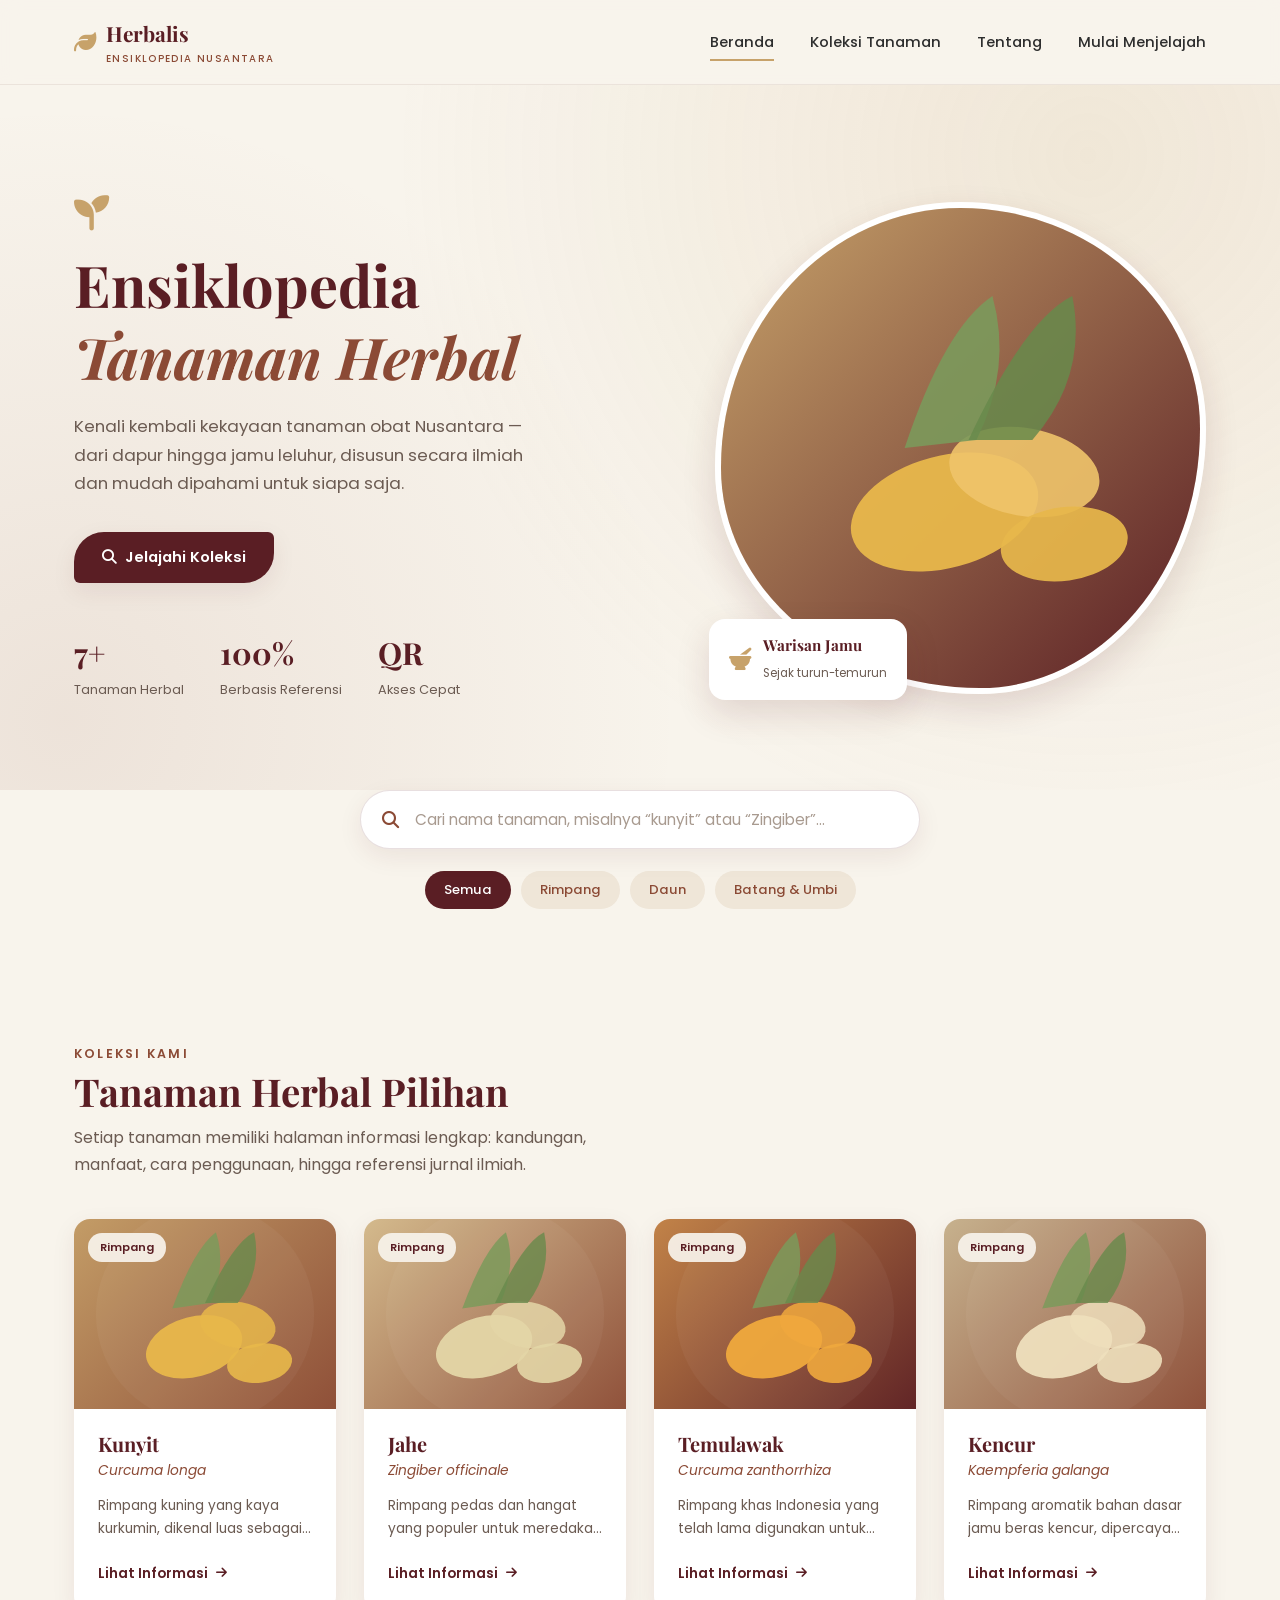
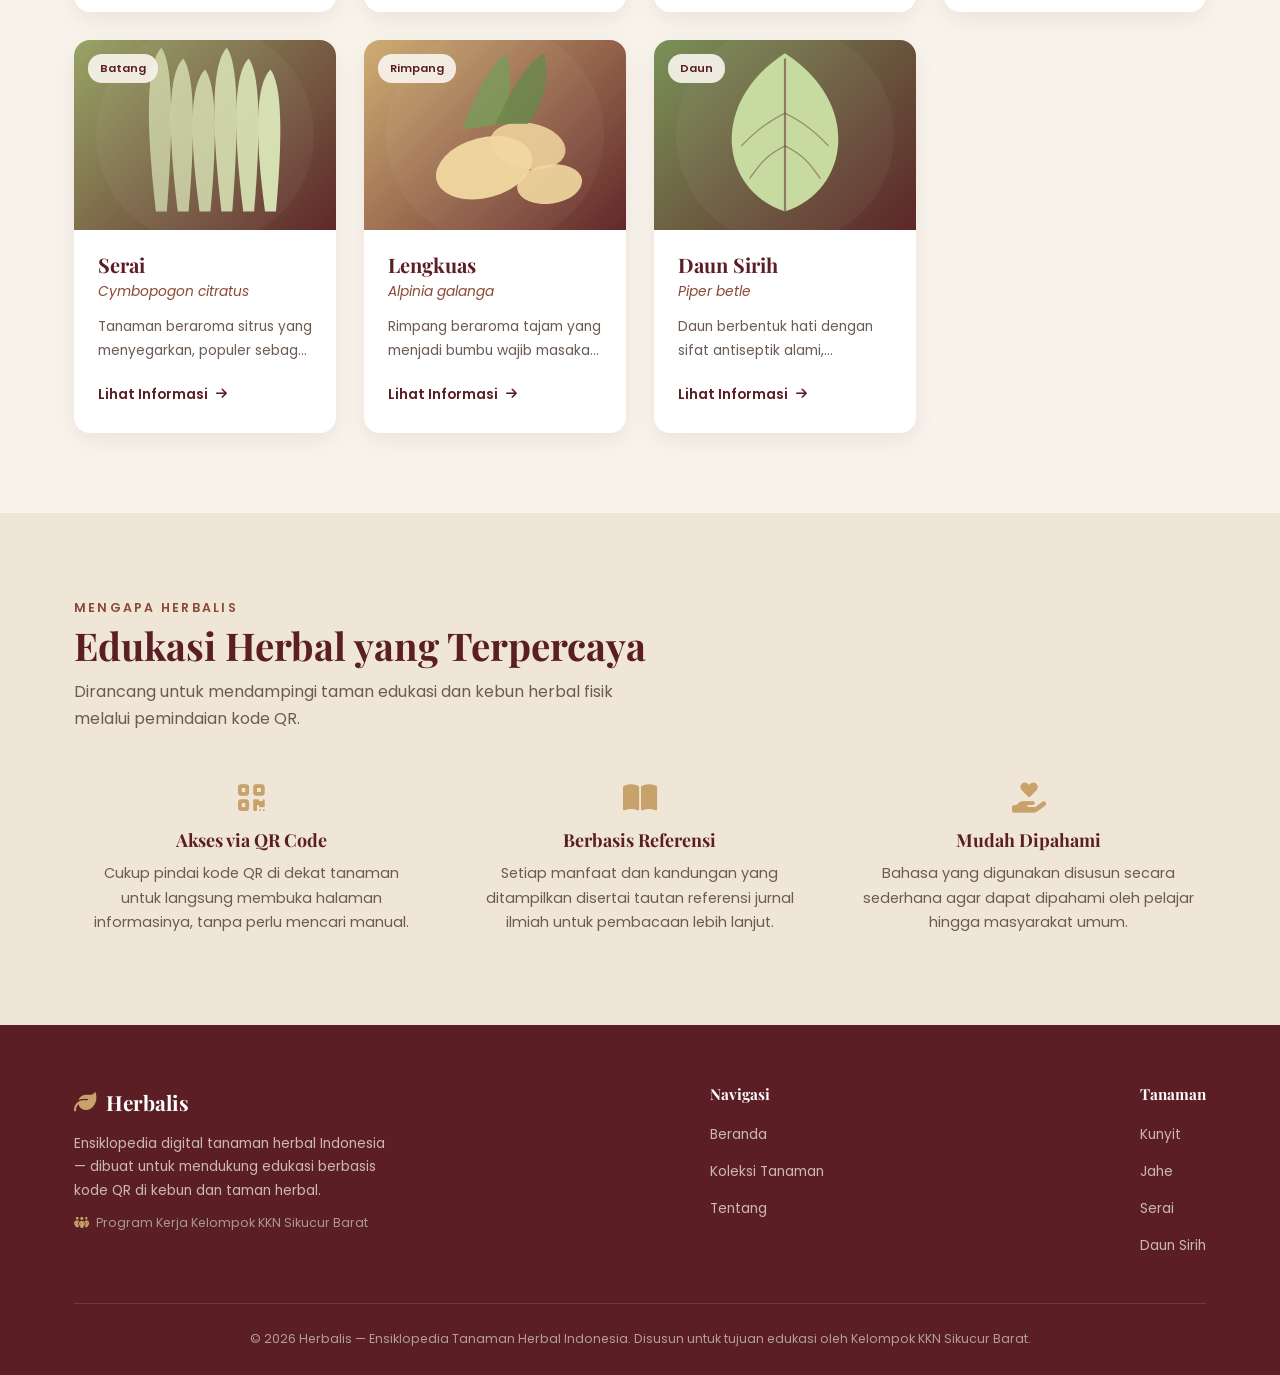
<file: index.html>
<!DOCTYPE html>
<html lang="id">
<head>
  <meta charset="UTF-8">
  <meta name="viewport" content="width=device-width, initial-scale=1.0">
  <title>Ensiklopedia Tanaman Herbal Indonesia</title>
  <meta name="description" content="Ensiklopedia digital tanaman herbal Indonesia — kandungan, manfaat, dan cara penggunaan, diakses langsung melalui pemindaian QR Code.">

  <!-- Font: Playfair Display (heading) & Poppins (body) -->
  <link rel="preconnect" href="https://fonts.googleapis.com">
  <link rel="preconnect" href="https://fonts.gstatic.com" crossorigin>
  <link href="https://fonts.googleapis.com/css2?family=Playfair+Display:wght@600;700;800&family=Poppins:wght@300;400;500;600;700&display=swap" rel="stylesheet">

  <!-- Font Awesome -->
  <link rel="stylesheet" href="https://cdnjs.cloudflare.com/ajax/libs/font-awesome/6.5.1/css/all.min.css">

  <!-- Stylesheet utama -->
  <link rel="stylesheet" href="assets/css/style.css">
</head>
<body>

  <!-- ================= NAVBAR ================= -->
  <header class="navbar">
    <div class="navbar-inner">
      <a href="index.html" class="brand">
        <i class="fa-solid fa-leaf"></i>
        <span>
          Herbalis
          <span class="brand-sub">Ensiklopedia Nusantara</span>
        </span>
      </a>

      <nav class="nav-links" id="navLinks">
        <a href="index.html" class="active">Beranda</a>
        <a href="#koleksi">Koleksi Tanaman</a>
        <a href="#tentang">Tentang</a>
        <a href="tanaman/kunyit.html">Mulai Menjelajah</a>
      </nav>

      <button class="hamburger" id="hamburgerBtn" aria-label="Buka menu" aria-expanded="false">
        <span></span><span></span><span></span>
      </button>
    </div>
  </header>

  <!-- ================= HERO ================= -->
  <section class="hero">
    <div class="container hero-inner">
      <div class="hero-text">
        <i class="fa-solid fa-seedling hero-leaf-icon"></i>
        <h1>Ensiklopedia<br><span>Tanaman Herbal</span></h1>
        <p>Kenali kembali kekayaan tanaman obat Nusantara — dari dapur hingga jamu leluhur, disusun secara ilmiah dan mudah dipahami untuk siapa saja.</p>

        <div class="hero-actions">
          <a href="#koleksi" class="btn btn-primary">
            <i class="fa-solid fa-magnifying-glass"></i>
            Jelajahi Koleksi
          </a>
        </div>

        <div class="hero-stats">
          <div>
            <div class="stat-num">7+</div>
            <div class="stat-label">Tanaman Herbal</div>
          </div>
          <div>
            <div class="stat-num">100%</div>
            <div class="stat-label">Berbasis Referensi</div>
          </div>
          <div>
            <div class="stat-num">QR</div>
            <div class="stat-label">Akses Cepat</div>
          </div>
        </div>
      </div>

      <div class="hero-visual">
        <div class="hero-visual-frame">
          <img src="assets/images/hero-kunyit.svg" alt="Ilustrasi rimpang kunyit segar">
        </div>
        <div class="hero-badge">
          <i class="fa-solid fa-mortar-pestle"></i>
          <div>
            <strong>Warisan Jamu</strong>
            <span>Sejak turun-temurun</span>
          </div>
        </div>
      </div>
    </div>
  </section>

  <!-- ================= PENCARIAN ================= -->
  <section class="search-section" id="koleksi">
    <div class="container">
      <div class="search-box">
        <i class="fa-solid fa-magnifying-glass"></i>
        <input type="text" id="searchInput" placeholder="Cari nama tanaman, misalnya “kunyit” atau “Zingiber”...">
      </div>

      <div class="filter-chips">
        <button class="chip active" data-category="semua">Semua</button>
        <button class="chip" data-category="rimpang">Rimpang</button>
        <button class="chip" data-category="daun">Daun</button>
        <button class="chip" data-category="batang">Batang &amp; Umbi</button>
      </div>
    </div>
  </section>

  <!-- ================= GRID TANAMAN ================= -->
  <section class="plant-collection">
    <div class="container">
      <span class="eyebrow reveal">Koleksi Kami</span>
      <h2 class="section-title reveal">Tanaman Herbal Pilihan</h2>
      <p class="section-subtitle reveal">Setiap tanaman memiliki halaman informasi lengkap: kandungan, manfaat, cara penggunaan, hingga referensi jurnal ilmiah.</p>

      <div class="plant-grid" id="plantGrid">

        <!-- Kunyit -->
        <article class="plant-card" data-name="Kunyit" data-latin="Curcuma longa" data-category="rimpang" style="animation-delay:0.05s">
          <div class="plant-card-img">
            <img src="assets/images/kunyit.svg" alt="Rimpang kunyit">
            <span class="plant-card-tag">Rimpang</span>
          </div>
          <div class="plant-card-body">
            <h3>Kunyit</h3>
            <p class="latin-name">Curcuma longa</p>
            <p>Rimpang kuning yang kaya kurkumin, dikenal luas sebagai anti-inflamasi alami dan bumbu dapur khas Nusantara.</p>
            <a href="tanaman/kunyit.html" class="plant-card-link">Lihat Informasi <i class="fa-solid fa-arrow-right"></i></a>
          </div>
        </article>

        <!-- Jahe -->
        <article class="plant-card" data-name="Jahe" data-latin="Zingiber officinale" data-category="rimpang" style="animation-delay:0.1s">
          <div class="plant-card-img">
            <img src="assets/images/jahe.svg" alt="Rimpang jahe">
            <span class="plant-card-tag">Rimpang</span>
          </div>
          <div class="plant-card-body">
            <h3>Jahe</h3>
            <p class="latin-name">Zingiber officinale</p>
            <p>Rimpang pedas dan hangat yang populer untuk meredakan mual, masuk angin, serta menghangatkan tubuh.</p>
            <a href="tanaman/jahe.html" class="plant-card-link">Lihat Informasi <i class="fa-solid fa-arrow-right"></i></a>
          </div>
        </article>

        <!-- Temulawak -->
        <article class="plant-card" data-name="Temulawak" data-latin="Curcuma zanthorrhiza" data-category="rimpang" style="animation-delay:0.15s">
          <div class="plant-card-img">
            <img src="assets/images/temulawak.svg" alt="Rimpang temulawak">
            <span class="plant-card-tag">Rimpang</span>
          </div>
          <div class="plant-card-body">
            <h3>Temulawak</h3>
            <p class="latin-name">Curcuma zanthorrhiza</p>
            <p>Rimpang khas Indonesia yang telah lama digunakan untuk menjaga kesehatan fungsi hati dan pencernaan.</p>
            <a href="tanaman/temulawak.html" class="plant-card-link">Lihat Informasi <i class="fa-solid fa-arrow-right"></i></a>
          </div>
        </article>

        <!-- Kencur -->
        <article class="plant-card" data-name="Kencur" data-latin="Kaempferia galanga" data-category="rimpang" style="animation-delay:0.2s">
          <div class="plant-card-img">
            <img src="assets/images/kencur.svg" alt="Rimpang kencur">
            <span class="plant-card-tag">Rimpang</span>
          </div>
          <div class="plant-card-body">
            <h3>Kencur</h3>
            <p class="latin-name">Kaempferia galanga</p>
            <p>Rimpang aromatik bahan dasar jamu beras kencur, dipercaya membantu meredakan batuk dan menambah nafsu makan.</p>
            <a href="tanaman/kencur.html" class="plant-card-link">Lihat Informasi <i class="fa-solid fa-arrow-right"></i></a>
          </div>
        </article>

        <!-- Serai -->
        <article class="plant-card" data-name="Serai" data-latin="Cymbopogon citratus" data-category="batang" style="animation-delay:0.25s">
          <div class="plant-card-img">
            <img src="assets/images/serai.svg" alt="Batang serai">
            <span class="plant-card-tag">Batang</span>
          </div>
          <div class="plant-card-body">
            <h3>Serai</h3>
            <p class="latin-name">Cymbopogon citratus</p>
            <p>Tanaman beraroma sitrus yang menyegarkan, populer sebagai bumbu masakan sekaligus teh penenang tubuh.</p>
            <a href="tanaman/serai.html" class="plant-card-link">Lihat Informasi <i class="fa-solid fa-arrow-right"></i></a>
          </div>
        </article>

        <!-- Lengkuas -->
        <article class="plant-card" data-name="Lengkuas" data-latin="Alpinia galanga" data-category="rimpang" style="animation-delay:0.3s">
          <div class="plant-card-img">
            <img src="assets/images/lengkuas.svg" alt="Rimpang lengkuas">
            <span class="plant-card-tag">Rimpang</span>
          </div>
          <div class="plant-card-body">
            <h3>Lengkuas</h3>
            <p class="latin-name">Alpinia galanga</p>
            <p>Rimpang beraroma tajam yang menjadi bumbu wajib masakan Nusantara sekaligus penambah stamina tradisional.</p>
            <a href="tanaman/lengkuas.html" class="plant-card-link">Lihat Informasi <i class="fa-solid fa-arrow-right"></i></a>
          </div>
        </article>

        <!-- Daun Sirih -->
        <article class="plant-card" data-name="Daun Sirih" data-latin="Piper betle" data-category="daun" style="animation-delay:0.35s">
          <div class="plant-card-img">
            <img src="assets/images/daun-sirih.svg" alt="Daun sirih">
            <span class="plant-card-tag">Daun</span>
          </div>
          <div class="plant-card-body">
            <h3>Daun Sirih</h3>
            <p class="latin-name">Piper betle</p>
            <p>Daun berbentuk hati dengan sifat antiseptik alami, digunakan turun-temurun untuk menjaga kebersihan mulut dan luka ringan.</p>
            <a href="tanaman/daun-sirih.html" class="plant-card-link">Lihat Informasi <i class="fa-solid fa-arrow-right"></i></a>
          </div>
        </article>

      </div>

      <div class="no-result">
        <i class="fa-solid fa-seedling"></i>
        Tanaman yang Anda cari tidak ditemukan dalam koleksi kami.
      </div>
    </div>
  </section>

  <!-- ================= TENTANG ================= -->
  <section class="about-section" id="tentang">
    <div class="container">
      <span class="eyebrow reveal">Mengapa Herbalis</span>
      <h2 class="section-title reveal">Edukasi Herbal yang Terpercaya</h2>
      <p class="section-subtitle reveal">Dirancang untuk mendampingi taman edukasi dan kebun herbal fisik melalui pemindaian kode QR.</p>

      <div class="about-grid">
        <div class="about-card reveal">
          <i class="fa-solid fa-qrcode"></i>
          <h3>Akses via QR Code</h3>
          <p>Cukup pindai kode QR di dekat tanaman untuk langsung membuka halaman informasinya, tanpa perlu mencari manual.</p>
        </div>
        <div class="about-card reveal">
          <i class="fa-solid fa-book-open"></i>
          <h3>Berbasis Referensi</h3>
          <p>Setiap manfaat dan kandungan yang ditampilkan disertai tautan referensi jurnal ilmiah untuk pembacaan lebih lanjut.</p>
        </div>
        <div class="about-card reveal">
          <i class="fa-solid fa-hand-holding-heart"></i>
          <h3>Mudah Dipahami</h3>
          <p>Bahasa yang digunakan disusun secara sederhana agar dapat dipahami oleh pelajar hingga masyarakat umum.</p>
        </div>
      </div>
    </div>
  </section>

  <!-- ================= FOOTER ================= -->
  <footer class="site-footer">
    <div class="container">
      <div class="footer-inner">
        <div class="footer-brand">
          <a href="index.html" class="brand">
            <i class="fa-solid fa-leaf"></i>
            <span>Herbalis</span>
          </a>
          <p>Ensiklopedia digital tanaman herbal Indonesia — dibuat untuk mendukung edukasi berbasis kode QR di kebun dan taman herbal.</p>
          <p style="margin-top:10px; font-size:0.78rem; color:#a89a8f;"><i class="fa-solid fa-people-group" style="color:var(--color-accent); margin-right:6px;"></i>Program Kerja Kelompok KKN Sikucur Barat</p>
        </div>

        <div class="footer-links">
          <h4>Navigasi</h4>
          <ul>
            <li><a href="index.html">Beranda</a></li>
            <li><a href="#koleksi">Koleksi Tanaman</a></li>
            <li><a href="#tentang">Tentang</a></li>
          </ul>
        </div>

        <div class="footer-links">
          <h4>Tanaman</h4>
          <ul>
            <li><a href="tanaman/kunyit.html">Kunyit</a></li>
            <li><a href="tanaman/jahe.html">Jahe</a></li>
            <li><a href="tanaman/serai.html">Serai</a></li>
            <li><a href="tanaman/daun-sirih.html">Daun Sirih</a></li>
          </ul>
        </div>
      </div>

      <div class="footer-bottom">
        &copy; 2026 Herbalis — Ensiklopedia Tanaman Herbal Indonesia. Disusun untuk tujuan edukasi oleh Kelompok KKN Sikucur Barat.
      </div>
    </div>
  </footer>

  <script src="assets/js/script.js"></script>
</body>
</html>
</file>
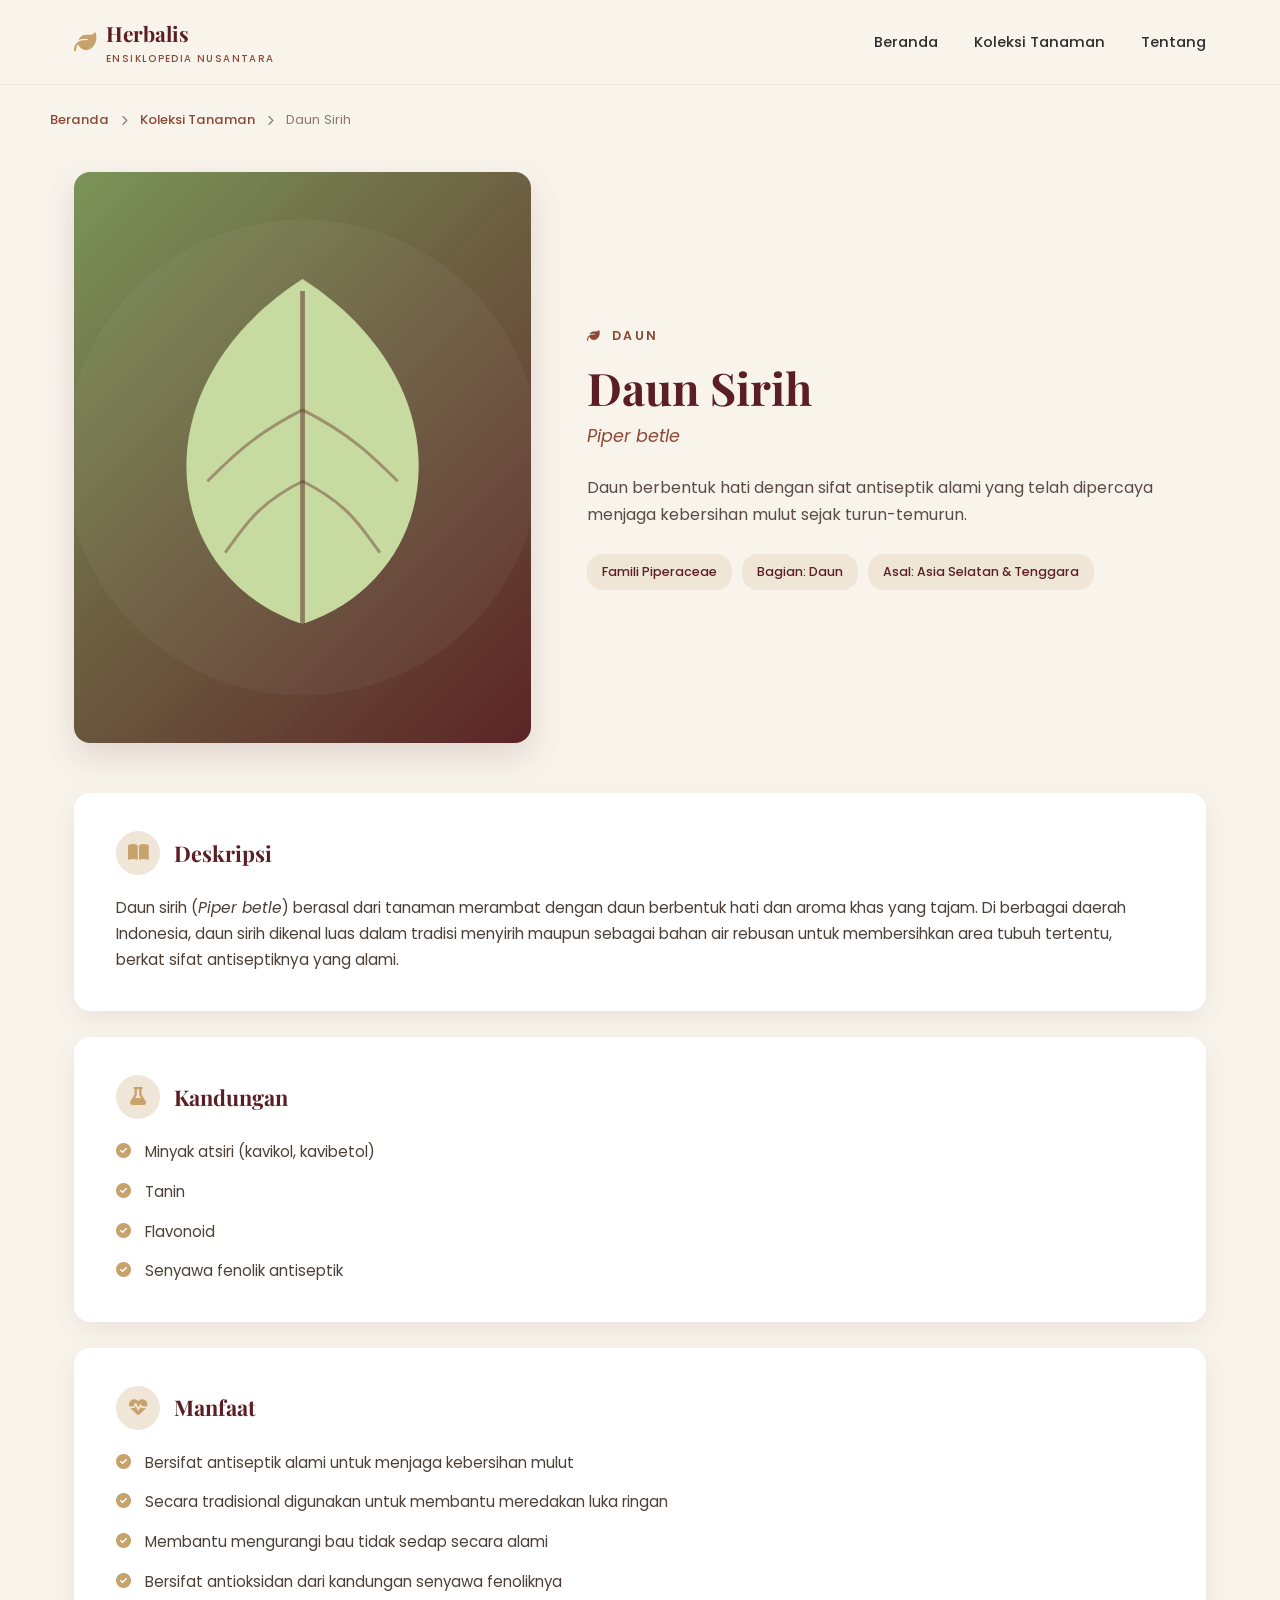
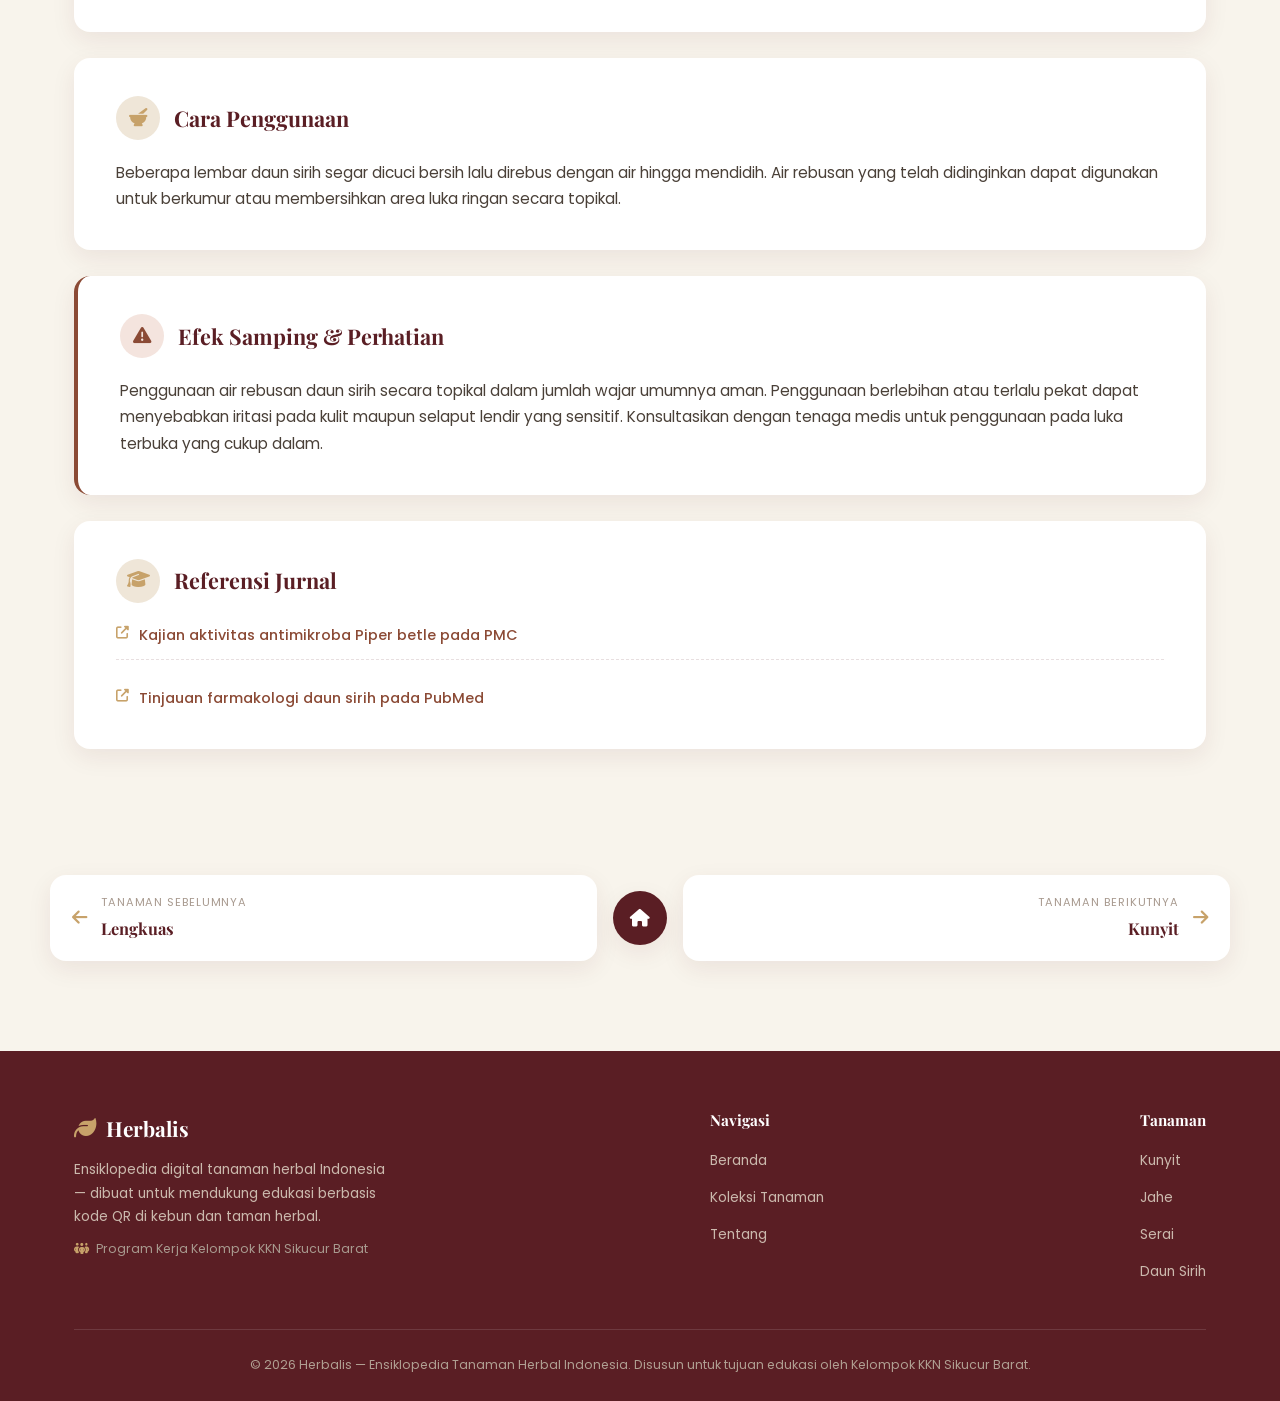
<file: tanaman/daun-sirih.html>
<!DOCTYPE html>
<html lang="id">
<head>
  <meta charset="UTF-8">
  <meta name="viewport" content="width=device-width, initial-scale=1.0">
  <title>Daun Sirih (Piper betle) — Ensiklopedia Tanaman Herbal</title>
  <meta name="description" content="Daun berbentuk hati dengan sifat antiseptik alami yang telah dipercaya menjaga kebersihan mulut sejak turun-temurun.">

  <link rel="preconnect" href="https://fonts.googleapis.com">
  <link rel="preconnect" href="https://fonts.gstatic.com" crossorigin>
  <link href="https://fonts.googleapis.com/css2?family=Playfair+Display:wght@600;700;800&family=Poppins:wght@300;400;500;600;700&display=swap" rel="stylesheet">
  <link rel="stylesheet" href="https://cdnjs.cloudflare.com/ajax/libs/font-awesome/6.5.1/css/all.min.css">
  <link rel="stylesheet" href="../assets/css/style.css">
</head>
<body>

  <!-- ================= NAVBAR ================= -->
  <header class="navbar">
    <div class="navbar-inner">
      <a href="../index.html" class="brand">
        <i class="fa-solid fa-leaf"></i>
        <span>
          Herbalis
          <span class="brand-sub">Ensiklopedia Nusantara</span>
        </span>
      </a>

      <nav class="nav-links" id="navLinks">
        <a href="../index.html">Beranda</a>
        <a href="../index.html#koleksi">Koleksi Tanaman</a>
        <a href="../index.html#tentang">Tentang</a>
      </nav>

      <button class="hamburger" id="hamburgerBtn" aria-label="Buka menu" aria-expanded="false">
        <span></span><span></span><span></span>
      </button>
    </div>
  </header>

  <!-- ================= BREADCRUMB ================= -->
  <div class="container breadcrumb">
    <a href="../index.html">Beranda</a>
    <i class="fa-solid fa-chevron-right"></i>
    <a href="../index.html#koleksi">Koleksi Tanaman</a>
    <i class="fa-solid fa-chevron-right"></i>
    <span>Daun Sirih</span>
  </div>

  <!-- ================= HERO DETAIL ================= -->
  <section class="plant-detail-hero">
    <div class="container plant-detail-grid">
      <div class="plant-detail-img reveal">
        <img src="../assets/images/daun-sirih.svg" alt="Foto Daun Sirih (Piper betle)">
      </div>
      <div class="plant-detail-info reveal">
        <span class="eyebrow"><i class="fa-solid fa-leaf"></i>&nbsp; Daun</span>
        <h1>Daun Sirih</h1>
        <p class="latin-name">Piper betle</p>
        <p class="lead">Daun berbentuk hati dengan sifat antiseptik alami yang telah dipercaya menjaga kebersihan mulut sejak turun-temurun.</p>
        <div class="family-tags">
          <span>Famili Piperaceae</span>
          <span>Bagian: Daun</span>
          <span>Asal: Asia Selatan &amp; Tenggara</span>
        </div>
      </div>
    </div>
  </section>

  <!-- ================= KONTEN DETAIL ================= -->
  <section class="detail-content">
    <div class="container">

      <div class="detail-block reveal">
        <div class="detail-block-header">
          <i class="fa-solid fa-book-open"></i>
          <h2>Deskripsi</h2>
        </div>
        <p>Daun sirih (<em>Piper betle</em>) berasal dari tanaman merambat dengan daun berbentuk hati dan aroma khas yang tajam. Di berbagai daerah Indonesia, daun sirih dikenal luas dalam tradisi menyirih maupun sebagai bahan air rebusan untuk membersihkan area tubuh tertentu, berkat sifat antiseptiknya yang alami.</p>
      </div>

      <div class="detail-block reveal">
        <div class="detail-block-header">
          <i class="fa-solid fa-flask"></i>
          <h2>Kandungan</h2>
        </div>
        <ul class="detail-list">
          <li><i class="fa-solid fa-circle-check"></i> Minyak atsiri (kavikol, kavibetol)</li>
          <li><i class="fa-solid fa-circle-check"></i> Tanin</li>
          <li><i class="fa-solid fa-circle-check"></i> Flavonoid</li>
          <li><i class="fa-solid fa-circle-check"></i> Senyawa fenolik antiseptik</li>
        </ul>
      </div>

      <div class="detail-block reveal">
        <div class="detail-block-header">
          <i class="fa-solid fa-heart-pulse"></i>
          <h2>Manfaat</h2>
        </div>
        <ul class="detail-list">
          <li><i class="fa-solid fa-circle-check"></i> Bersifat antiseptik alami untuk menjaga kebersihan mulut</li>
          <li><i class="fa-solid fa-circle-check"></i> Secara tradisional digunakan untuk membantu meredakan luka ringan</li>
          <li><i class="fa-solid fa-circle-check"></i> Membantu mengurangi bau tidak sedap secara alami</li>
          <li><i class="fa-solid fa-circle-check"></i> Bersifat antioksidan dari kandungan senyawa fenoliknya</li>
        </ul>
      </div>

      <div class="detail-block reveal">
        <div class="detail-block-header">
          <i class="fa-solid fa-mortar-pestle"></i>
          <h2>Cara Penggunaan</h2>
        </div>
        <p>Beberapa lembar daun sirih segar dicuci bersih lalu direbus dengan air hingga mendidih. Air rebusan yang telah didinginkan dapat digunakan untuk berkumur atau membersihkan area luka ringan secara topikal.</p>
      </div>

      <div class="detail-block warning-block reveal">
        <div class="detail-block-header">
          <i class="fa-solid fa-triangle-exclamation"></i>
          <h2>Efek Samping &amp; Perhatian</h2>
        </div>
        <p>Penggunaan air rebusan daun sirih secara topikal dalam jumlah wajar umumnya aman. Penggunaan berlebihan atau terlalu pekat dapat menyebabkan iritasi pada kulit maupun selaput lendir yang sensitif. Konsultasikan dengan tenaga medis untuk penggunaan pada luka terbuka yang cukup dalam.</p>
      </div>

      <div class="detail-block reveal">
        <div class="detail-block-header">
          <i class="fa-solid fa-graduation-cap"></i>
          <h2>Referensi Jurnal</h2>
        </div>
        <ul class="detail-list reference-list">
          <li><a href="https://www.ncbi.nlm.nih.gov/pmc/articles/PMC3862974/" target="_blank" rel="noopener noreferrer"><i class="fa-solid fa-up-right-from-square"></i> Kajian aktivitas antimikroba Piper betle pada PMC</a></li>
          <li><a href="https://pubmed.ncbi.nlm.nih.gov/24647239/" target="_blank" rel="noopener noreferrer"><i class="fa-solid fa-up-right-from-square"></i> Tinjauan farmakologi daun sirih pada PubMed</a></li>
        </ul>
      </div>

    </div>
  </section>

  <!-- ================= NAVIGASI SEBELUM / SESUDAH ================= -->
  <div class="container plant-pagination">
    <a href="lengkuas.html" class="pagi-link prev">
      <i class="fa-solid fa-arrow-left"></i>
      <div>
        <span class="pagi-label">Tanaman Sebelumnya</span>
        <span class="pagi-name">Lengkuas</span>
      </div>
    </a>

    <a href="../index.html" class="pagi-home" aria-label="Kembali ke Beranda">
      <i class="fa-solid fa-house"></i>
    </a>

    <a href="kunyit.html" class="pagi-link next">
      <div>
        <span class="pagi-label">Tanaman Berikutnya</span>
        <span class="pagi-name">Kunyit</span>
      </div>
      <i class="fa-solid fa-arrow-right"></i>
    </a>
  </div>

  <!-- ================= FOOTER ================= -->
  <footer class="site-footer">
    <div class="container">
      <div class="footer-inner">
        <div class="footer-brand">
          <a href="../index.html" class="brand">
            <i class="fa-solid fa-leaf"></i>
            <span>Herbalis</span>
          </a>
          <p>Ensiklopedia digital tanaman herbal Indonesia — dibuat untuk mendukung edukasi berbasis kode QR di kebun dan taman herbal.</p>
          <p style="margin-top:10px; font-size:0.78rem; color:#a89a8f;"><i class="fa-solid fa-people-group" style="color:var(--color-accent); margin-right:6px;"></i>Program Kerja Kelompok KKN Sikucur Barat</p>
        </div>

        <div class="footer-links">
          <h4>Navigasi</h4>
          <ul>
            <li><a href="../index.html">Beranda</a></li>
            <li><a href="../index.html#koleksi">Koleksi Tanaman</a></li>
            <li><a href="../index.html#tentang">Tentang</a></li>
          </ul>
        </div>

        <div class="footer-links">
          <h4>Tanaman</h4>
          <ul>
            <li><a href="kunyit.html">Kunyit</a></li>
            <li><a href="jahe.html">Jahe</a></li>
            <li><a href="serai.html">Serai</a></li>
            <li><a href="daun-sirih.html">Daun Sirih</a></li>
          </ul>
        </div>
      </div>

      <div class="footer-bottom">
        &copy; 2026 Herbalis — Ensiklopedia Tanaman Herbal Indonesia. Disusun untuk tujuan edukasi oleh Kelompok KKN Sikucur Barat.
      </div>
    </div>
  </footer>

  <script src="../assets/js/script.js"></script>
</body>
</html>
</file>
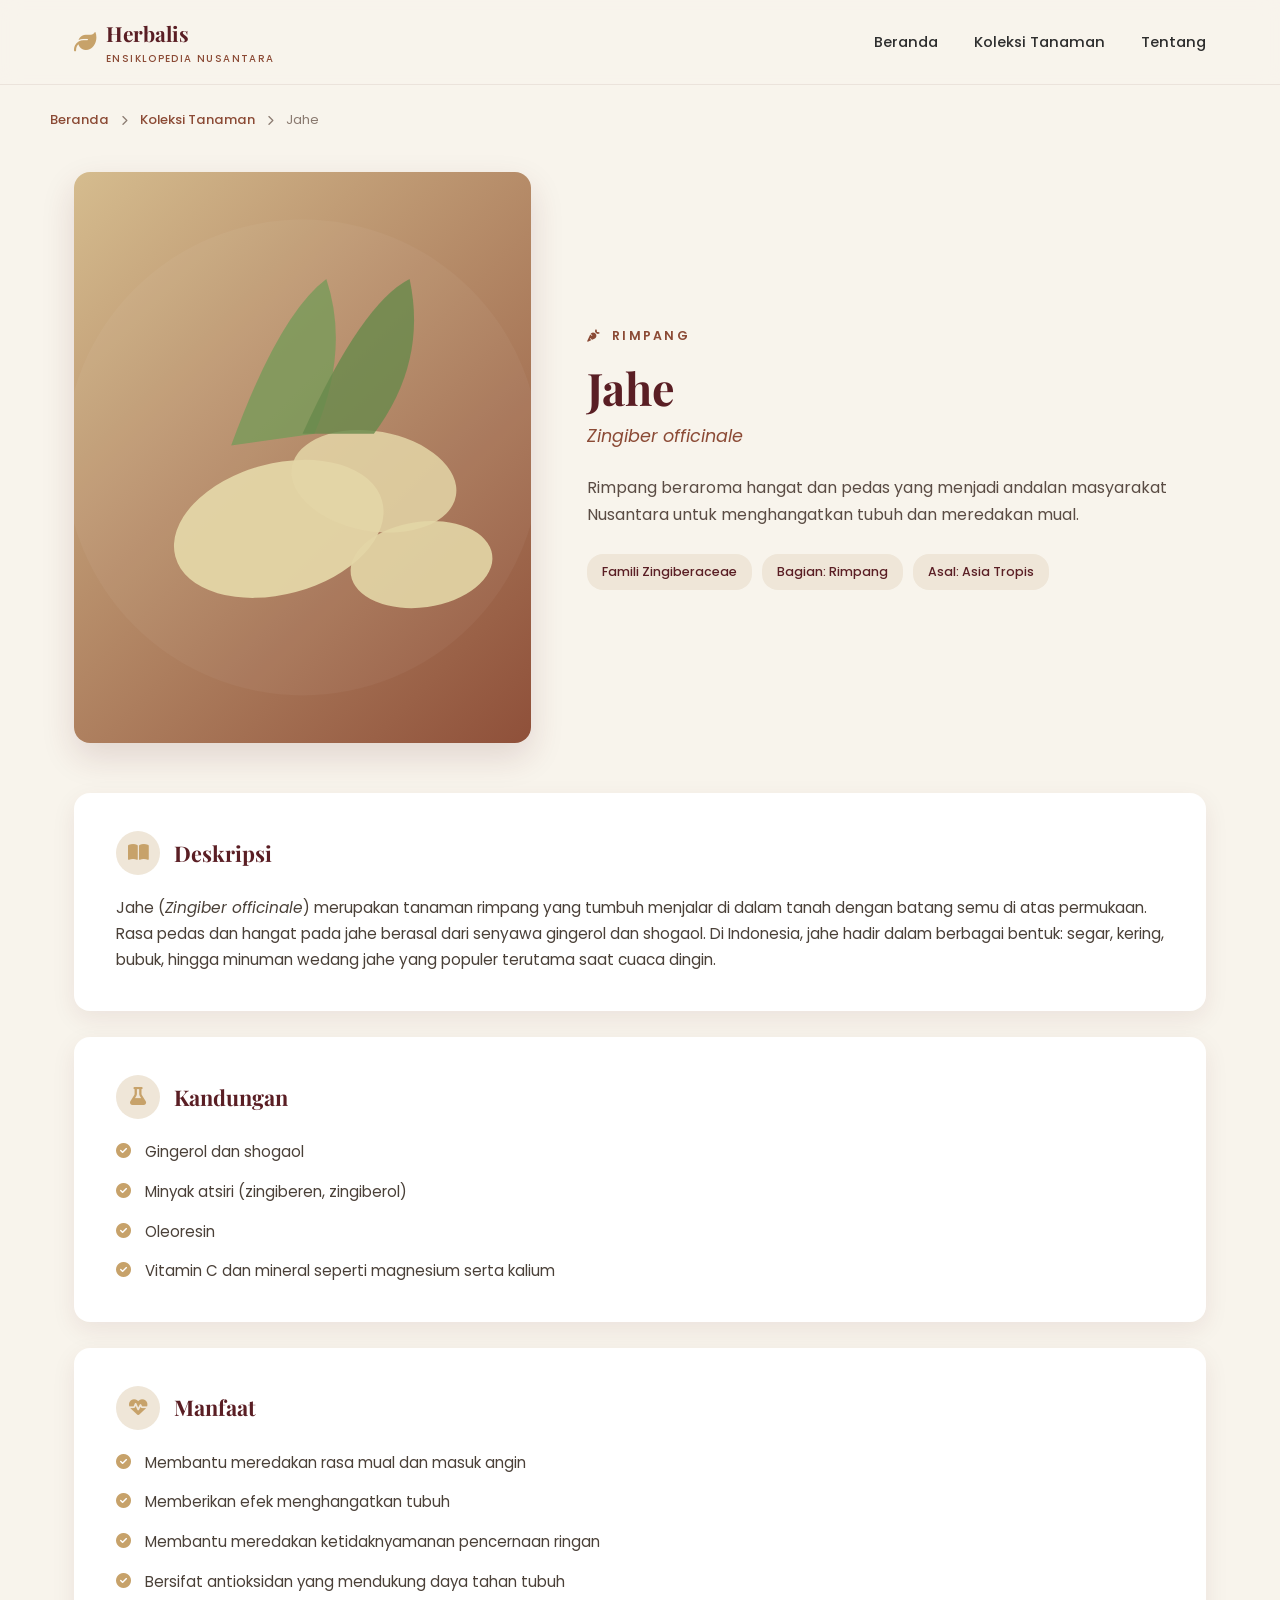
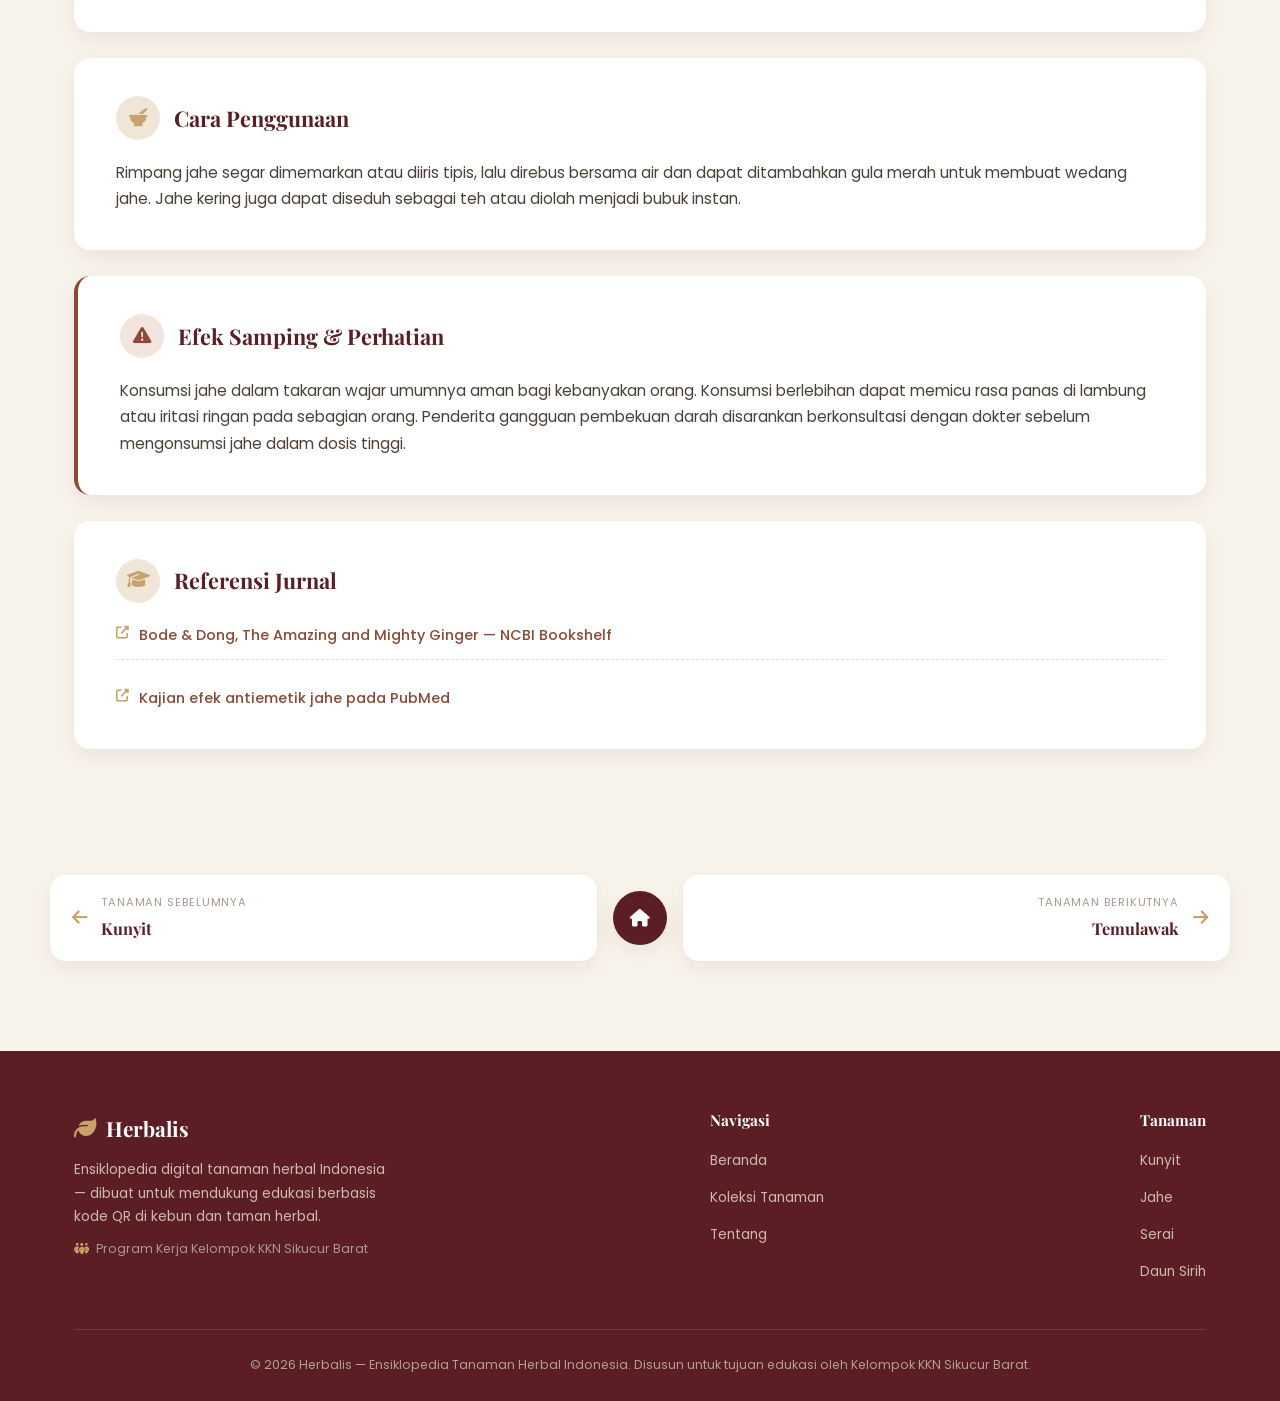
<file: tanaman/jahe.html>
<!DOCTYPE html>
<html lang="id">
<head>
  <meta charset="UTF-8">
  <meta name="viewport" content="width=device-width, initial-scale=1.0">
  <title>Jahe (Zingiber officinale) — Ensiklopedia Tanaman Herbal</title>
  <meta name="description" content="Rimpang beraroma hangat dan pedas yang menjadi andalan masyarakat Nusantara untuk menghangatkan tubuh dan meredakan mual.">

  <link rel="preconnect" href="https://fonts.googleapis.com">
  <link rel="preconnect" href="https://fonts.gstatic.com" crossorigin>
  <link href="https://fonts.googleapis.com/css2?family=Playfair+Display:wght@600;700;800&family=Poppins:wght@300;400;500;600;700&display=swap" rel="stylesheet">
  <link rel="stylesheet" href="https://cdnjs.cloudflare.com/ajax/libs/font-awesome/6.5.1/css/all.min.css">
  <link rel="stylesheet" href="../assets/css/style.css">
</head>
<body>

  <!-- ================= NAVBAR ================= -->
  <header class="navbar">
    <div class="navbar-inner">
      <a href="../index.html" class="brand">
        <i class="fa-solid fa-leaf"></i>
        <span>
          Herbalis
          <span class="brand-sub">Ensiklopedia Nusantara</span>
        </span>
      </a>

      <nav class="nav-links" id="navLinks">
        <a href="../index.html">Beranda</a>
        <a href="../index.html#koleksi">Koleksi Tanaman</a>
        <a href="../index.html#tentang">Tentang</a>
      </nav>

      <button class="hamburger" id="hamburgerBtn" aria-label="Buka menu" aria-expanded="false">
        <span></span><span></span><span></span>
      </button>
    </div>
  </header>

  <!-- ================= BREADCRUMB ================= -->
  <div class="container breadcrumb">
    <a href="../index.html">Beranda</a>
    <i class="fa-solid fa-chevron-right"></i>
    <a href="../index.html#koleksi">Koleksi Tanaman</a>
    <i class="fa-solid fa-chevron-right"></i>
    <span>Jahe</span>
  </div>

  <!-- ================= HERO DETAIL ================= -->
  <section class="plant-detail-hero">
    <div class="container plant-detail-grid">
      <div class="plant-detail-img reveal">
        <img src="../assets/images/jahe.svg" alt="Foto Jahe (Zingiber officinale)">
      </div>
      <div class="plant-detail-info reveal">
        <span class="eyebrow"><i class="fa-solid fa-carrot"></i>&nbsp; Rimpang</span>
        <h1>Jahe</h1>
        <p class="latin-name">Zingiber officinale</p>
        <p class="lead">Rimpang beraroma hangat dan pedas yang menjadi andalan masyarakat Nusantara untuk menghangatkan tubuh dan meredakan mual.</p>
        <div class="family-tags">
          <span>Famili Zingiberaceae</span>
          <span>Bagian: Rimpang</span>
          <span>Asal: Asia Tropis</span>
        </div>
      </div>
    </div>
  </section>

  <!-- ================= KONTEN DETAIL ================= -->
  <section class="detail-content">
    <div class="container">

      <div class="detail-block reveal">
        <div class="detail-block-header">
          <i class="fa-solid fa-book-open"></i>
          <h2>Deskripsi</h2>
        </div>
        <p>Jahe (<em>Zingiber officinale</em>) merupakan tanaman rimpang yang tumbuh menjalar di dalam tanah dengan batang semu di atas permukaan. Rasa pedas dan hangat pada jahe berasal dari senyawa gingerol dan shogaol. Di Indonesia, jahe hadir dalam berbagai bentuk: segar, kering, bubuk, hingga minuman wedang jahe yang populer terutama saat cuaca dingin.</p>
      </div>

      <div class="detail-block reveal">
        <div class="detail-block-header">
          <i class="fa-solid fa-flask"></i>
          <h2>Kandungan</h2>
        </div>
        <ul class="detail-list">
          <li><i class="fa-solid fa-circle-check"></i> Gingerol dan shogaol</li>
          <li><i class="fa-solid fa-circle-check"></i> Minyak atsiri (zingiberen, zingiberol)</li>
          <li><i class="fa-solid fa-circle-check"></i> Oleoresin</li>
          <li><i class="fa-solid fa-circle-check"></i> Vitamin C dan mineral seperti magnesium serta kalium</li>
        </ul>
      </div>

      <div class="detail-block reveal">
        <div class="detail-block-header">
          <i class="fa-solid fa-heart-pulse"></i>
          <h2>Manfaat</h2>
        </div>
        <ul class="detail-list">
          <li><i class="fa-solid fa-circle-check"></i> Membantu meredakan rasa mual dan masuk angin</li>
          <li><i class="fa-solid fa-circle-check"></i> Memberikan efek menghangatkan tubuh</li>
          <li><i class="fa-solid fa-circle-check"></i> Membantu meredakan ketidaknyamanan pencernaan ringan</li>
          <li><i class="fa-solid fa-circle-check"></i> Bersifat antioksidan yang mendukung daya tahan tubuh</li>
        </ul>
      </div>

      <div class="detail-block reveal">
        <div class="detail-block-header">
          <i class="fa-solid fa-mortar-pestle"></i>
          <h2>Cara Penggunaan</h2>
        </div>
        <p>Rimpang jahe segar dimemarkan atau diiris tipis, lalu direbus bersama air dan dapat ditambahkan gula merah untuk membuat wedang jahe. Jahe kering juga dapat diseduh sebagai teh atau diolah menjadi bubuk instan.</p>
      </div>

      <div class="detail-block warning-block reveal">
        <div class="detail-block-header">
          <i class="fa-solid fa-triangle-exclamation"></i>
          <h2>Efek Samping &amp; Perhatian</h2>
        </div>
        <p>Konsumsi jahe dalam takaran wajar umumnya aman bagi kebanyakan orang. Konsumsi berlebihan dapat memicu rasa panas di lambung atau iritasi ringan pada sebagian orang. Penderita gangguan pembekuan darah disarankan berkonsultasi dengan dokter sebelum mengonsumsi jahe dalam dosis tinggi.</p>
      </div>

      <div class="detail-block reveal">
        <div class="detail-block-header">
          <i class="fa-solid fa-graduation-cap"></i>
          <h2>Referensi Jurnal</h2>
        </div>
        <ul class="detail-list reference-list">
          <li><a href="https://www.ncbi.nlm.nih.gov/books/NBK92775/" target="_blank" rel="noopener noreferrer"><i class="fa-solid fa-up-right-from-square"></i> Bode & Dong, The Amazing and Mighty Ginger — NCBI Bookshelf</a></li>
          <li><a href="https://pubmed.ncbi.nlm.nih.gov/26228533/" target="_blank" rel="noopener noreferrer"><i class="fa-solid fa-up-right-from-square"></i> Kajian efek antiemetik jahe pada PubMed</a></li>
        </ul>
      </div>

    </div>
  </section>

  <!-- ================= NAVIGASI SEBELUM / SESUDAH ================= -->
  <div class="container plant-pagination">
    <a href="kunyit.html" class="pagi-link prev">
      <i class="fa-solid fa-arrow-left"></i>
      <div>
        <span class="pagi-label">Tanaman Sebelumnya</span>
        <span class="pagi-name">Kunyit</span>
      </div>
    </a>

    <a href="../index.html" class="pagi-home" aria-label="Kembali ke Beranda">
      <i class="fa-solid fa-house"></i>
    </a>

    <a href="temulawak.html" class="pagi-link next">
      <div>
        <span class="pagi-label">Tanaman Berikutnya</span>
        <span class="pagi-name">Temulawak</span>
      </div>
      <i class="fa-solid fa-arrow-right"></i>
    </a>
  </div>

  <!-- ================= FOOTER ================= -->
  <footer class="site-footer">
    <div class="container">
      <div class="footer-inner">
        <div class="footer-brand">
          <a href="../index.html" class="brand">
            <i class="fa-solid fa-leaf"></i>
            <span>Herbalis</span>
          </a>
          <p>Ensiklopedia digital tanaman herbal Indonesia — dibuat untuk mendukung edukasi berbasis kode QR di kebun dan taman herbal.</p>
          <p style="margin-top:10px; font-size:0.78rem; color:#a89a8f;"><i class="fa-solid fa-people-group" style="color:var(--color-accent); margin-right:6px;"></i>Program Kerja Kelompok KKN Sikucur Barat</p>
        </div>

        <div class="footer-links">
          <h4>Navigasi</h4>
          <ul>
            <li><a href="../index.html">Beranda</a></li>
            <li><a href="../index.html#koleksi">Koleksi Tanaman</a></li>
            <li><a href="../index.html#tentang">Tentang</a></li>
          </ul>
        </div>

        <div class="footer-links">
          <h4>Tanaman</h4>
          <ul>
            <li><a href="kunyit.html">Kunyit</a></li>
            <li><a href="jahe.html">Jahe</a></li>
            <li><a href="serai.html">Serai</a></li>
            <li><a href="daun-sirih.html">Daun Sirih</a></li>
          </ul>
        </div>
      </div>

      <div class="footer-bottom">
        &copy; 2026 Herbalis — Ensiklopedia Tanaman Herbal Indonesia. Disusun untuk tujuan edukasi oleh Kelompok KKN Sikucur Barat.
      </div>
    </div>
  </footer>

  <script src="../assets/js/script.js"></script>
</body>
</html>
</file>
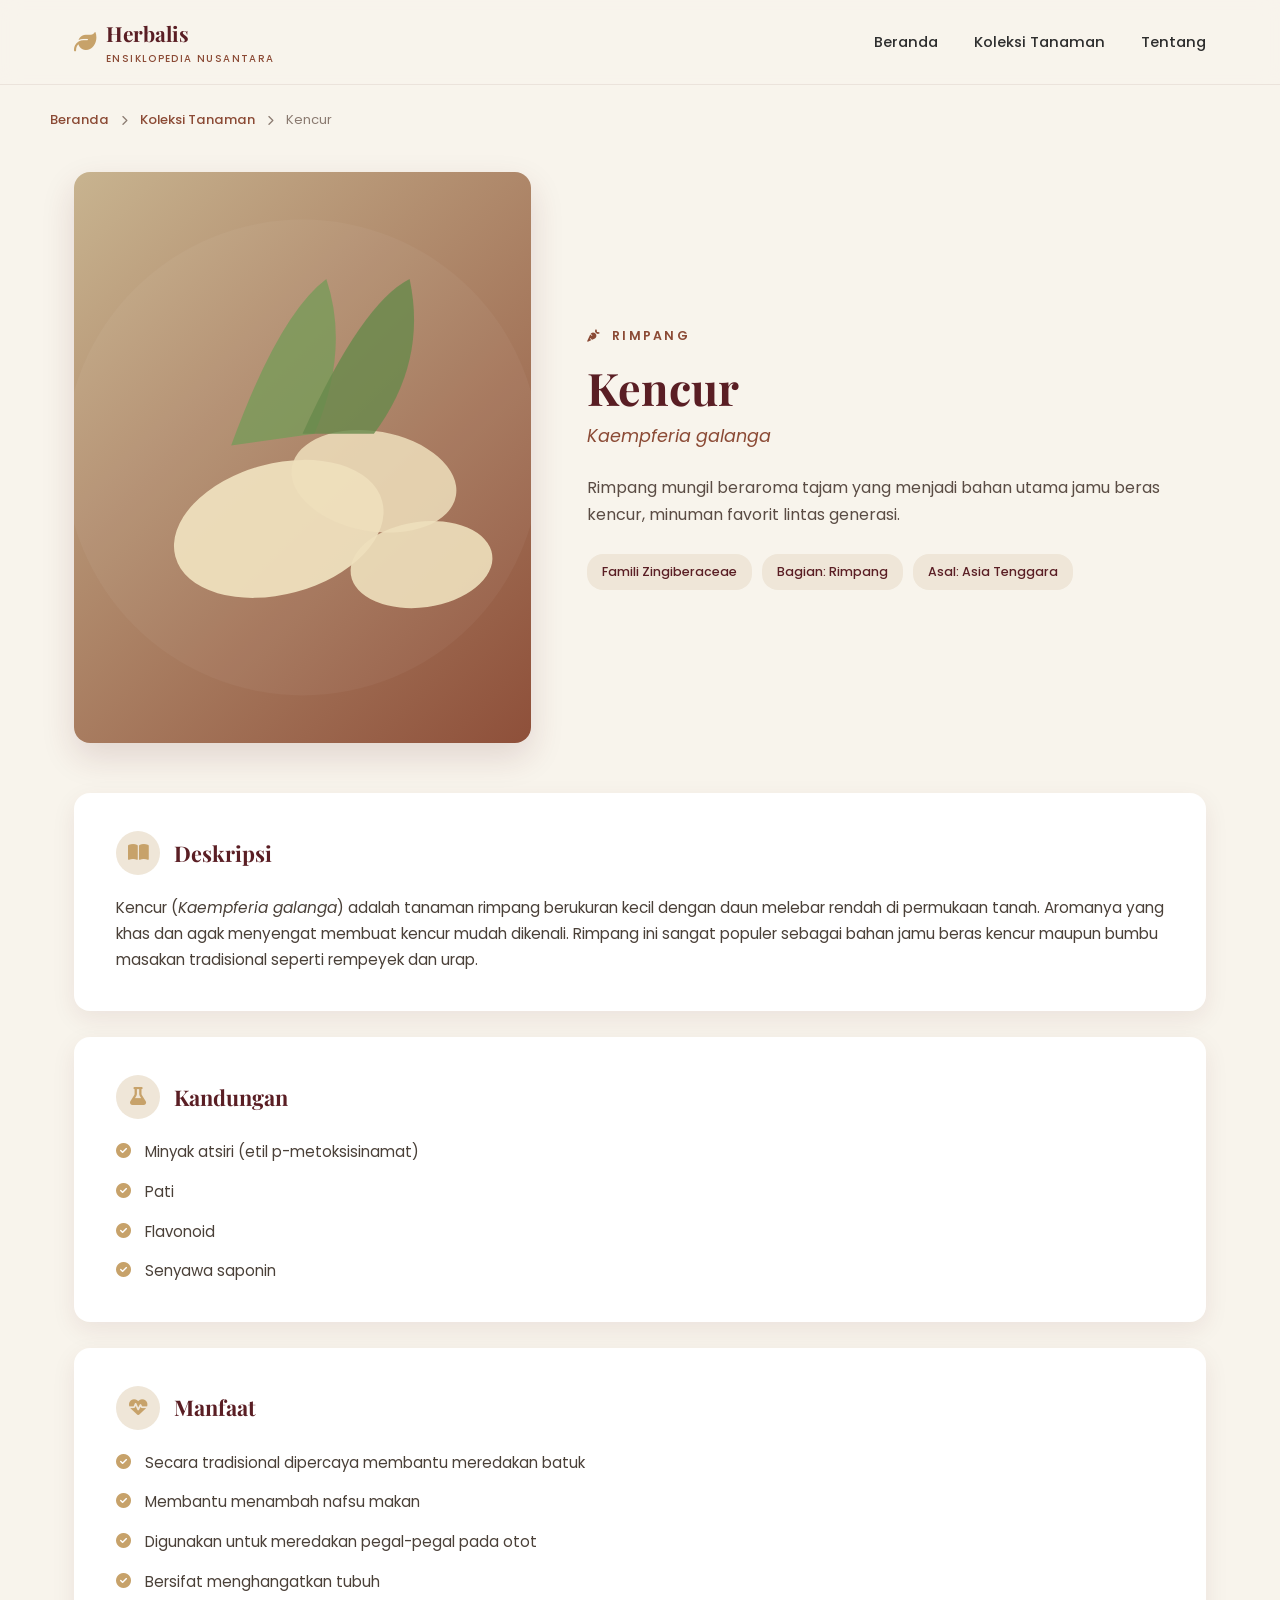
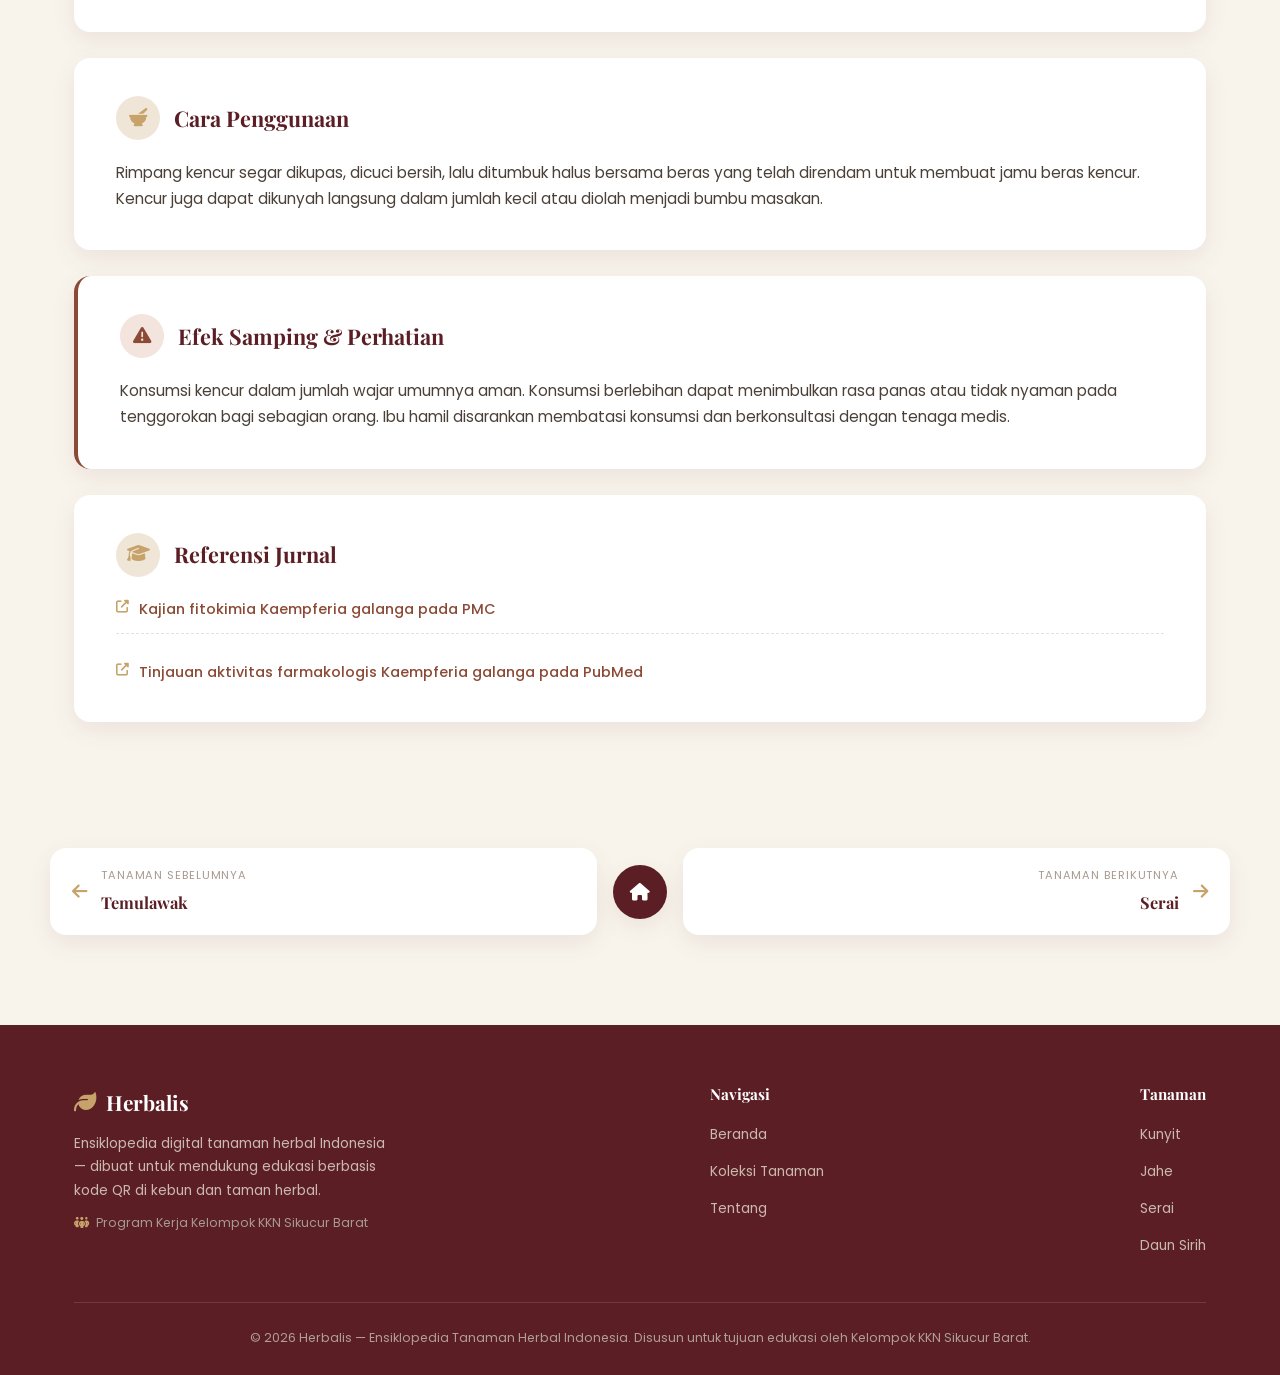
<file: tanaman/kencur.html>
<!DOCTYPE html>
<html lang="id">
<head>
  <meta charset="UTF-8">
  <meta name="viewport" content="width=device-width, initial-scale=1.0">
  <title>Kencur (Kaempferia galanga) — Ensiklopedia Tanaman Herbal</title>
  <meta name="description" content="Rimpang mungil beraroma tajam yang menjadi bahan utama jamu beras kencur, minuman favorit lintas generasi.">

  <link rel="preconnect" href="https://fonts.googleapis.com">
  <link rel="preconnect" href="https://fonts.gstatic.com" crossorigin>
  <link href="https://fonts.googleapis.com/css2?family=Playfair+Display:wght@600;700;800&family=Poppins:wght@300;400;500;600;700&display=swap" rel="stylesheet">
  <link rel="stylesheet" href="https://cdnjs.cloudflare.com/ajax/libs/font-awesome/6.5.1/css/all.min.css">
  <link rel="stylesheet" href="../assets/css/style.css">
</head>
<body>

  <!-- ================= NAVBAR ================= -->
  <header class="navbar">
    <div class="navbar-inner">
      <a href="../index.html" class="brand">
        <i class="fa-solid fa-leaf"></i>
        <span>
          Herbalis
          <span class="brand-sub">Ensiklopedia Nusantara</span>
        </span>
      </a>

      <nav class="nav-links" id="navLinks">
        <a href="../index.html">Beranda</a>
        <a href="../index.html#koleksi">Koleksi Tanaman</a>
        <a href="../index.html#tentang">Tentang</a>
      </nav>

      <button class="hamburger" id="hamburgerBtn" aria-label="Buka menu" aria-expanded="false">
        <span></span><span></span><span></span>
      </button>
    </div>
  </header>

  <!-- ================= BREADCRUMB ================= -->
  <div class="container breadcrumb">
    <a href="../index.html">Beranda</a>
    <i class="fa-solid fa-chevron-right"></i>
    <a href="../index.html#koleksi">Koleksi Tanaman</a>
    <i class="fa-solid fa-chevron-right"></i>
    <span>Kencur</span>
  </div>

  <!-- ================= HERO DETAIL ================= -->
  <section class="plant-detail-hero">
    <div class="container plant-detail-grid">
      <div class="plant-detail-img reveal">
        <img src="../assets/images/kencur.svg" alt="Foto Kencur (Kaempferia galanga)">
      </div>
      <div class="plant-detail-info reveal">
        <span class="eyebrow"><i class="fa-solid fa-carrot"></i>&nbsp; Rimpang</span>
        <h1>Kencur</h1>
        <p class="latin-name">Kaempferia galanga</p>
        <p class="lead">Rimpang mungil beraroma tajam yang menjadi bahan utama jamu beras kencur, minuman favorit lintas generasi.</p>
        <div class="family-tags">
          <span>Famili Zingiberaceae</span>
          <span>Bagian: Rimpang</span>
          <span>Asal: Asia Tenggara</span>
        </div>
      </div>
    </div>
  </section>

  <!-- ================= KONTEN DETAIL ================= -->
  <section class="detail-content">
    <div class="container">

      <div class="detail-block reveal">
        <div class="detail-block-header">
          <i class="fa-solid fa-book-open"></i>
          <h2>Deskripsi</h2>
        </div>
        <p>Kencur (<em>Kaempferia galanga</em>) adalah tanaman rimpang berukuran kecil dengan daun melebar rendah di permukaan tanah. Aromanya yang khas dan agak menyengat membuat kencur mudah dikenali. Rimpang ini sangat populer sebagai bahan jamu beras kencur maupun bumbu masakan tradisional seperti rempeyek dan urap.</p>
      </div>

      <div class="detail-block reveal">
        <div class="detail-block-header">
          <i class="fa-solid fa-flask"></i>
          <h2>Kandungan</h2>
        </div>
        <ul class="detail-list">
          <li><i class="fa-solid fa-circle-check"></i> Minyak atsiri (etil p-metoksisinamat)</li>
          <li><i class="fa-solid fa-circle-check"></i> Pati</li>
          <li><i class="fa-solid fa-circle-check"></i> Flavonoid</li>
          <li><i class="fa-solid fa-circle-check"></i> Senyawa saponin</li>
        </ul>
      </div>

      <div class="detail-block reveal">
        <div class="detail-block-header">
          <i class="fa-solid fa-heart-pulse"></i>
          <h2>Manfaat</h2>
        </div>
        <ul class="detail-list">
          <li><i class="fa-solid fa-circle-check"></i> Secara tradisional dipercaya membantu meredakan batuk</li>
          <li><i class="fa-solid fa-circle-check"></i> Membantu menambah nafsu makan</li>
          <li><i class="fa-solid fa-circle-check"></i> Digunakan untuk meredakan pegal-pegal pada otot</li>
          <li><i class="fa-solid fa-circle-check"></i> Bersifat menghangatkan tubuh</li>
        </ul>
      </div>

      <div class="detail-block reveal">
        <div class="detail-block-header">
          <i class="fa-solid fa-mortar-pestle"></i>
          <h2>Cara Penggunaan</h2>
        </div>
        <p>Rimpang kencur segar dikupas, dicuci bersih, lalu ditumbuk halus bersama beras yang telah direndam untuk membuat jamu beras kencur. Kencur juga dapat dikunyah langsung dalam jumlah kecil atau diolah menjadi bumbu masakan.</p>
      </div>

      <div class="detail-block warning-block reveal">
        <div class="detail-block-header">
          <i class="fa-solid fa-triangle-exclamation"></i>
          <h2>Efek Samping &amp; Perhatian</h2>
        </div>
        <p>Konsumsi kencur dalam jumlah wajar umumnya aman. Konsumsi berlebihan dapat menimbulkan rasa panas atau tidak nyaman pada tenggorokan bagi sebagian orang. Ibu hamil disarankan membatasi konsumsi dan berkonsultasi dengan tenaga medis.</p>
      </div>

      <div class="detail-block reveal">
        <div class="detail-block-header">
          <i class="fa-solid fa-graduation-cap"></i>
          <h2>Referensi Jurnal</h2>
        </div>
        <ul class="detail-list reference-list">
          <li><a href="https://www.ncbi.nlm.nih.gov/pmc/articles/PMC7278246/" target="_blank" rel="noopener noreferrer"><i class="fa-solid fa-up-right-from-square"></i> Kajian fitokimia Kaempferia galanga pada PMC</a></li>
          <li><a href="https://pubmed.ncbi.nlm.nih.gov/32354187/" target="_blank" rel="noopener noreferrer"><i class="fa-solid fa-up-right-from-square"></i> Tinjauan aktivitas farmakologis Kaempferia galanga pada PubMed</a></li>
        </ul>
      </div>

    </div>
  </section>

  <!-- ================= NAVIGASI SEBELUM / SESUDAH ================= -->
  <div class="container plant-pagination">
    <a href="temulawak.html" class="pagi-link prev">
      <i class="fa-solid fa-arrow-left"></i>
      <div>
        <span class="pagi-label">Tanaman Sebelumnya</span>
        <span class="pagi-name">Temulawak</span>
      </div>
    </a>

    <a href="../index.html" class="pagi-home" aria-label="Kembali ke Beranda">
      <i class="fa-solid fa-house"></i>
    </a>

    <a href="serai.html" class="pagi-link next">
      <div>
        <span class="pagi-label">Tanaman Berikutnya</span>
        <span class="pagi-name">Serai</span>
      </div>
      <i class="fa-solid fa-arrow-right"></i>
    </a>
  </div>

  <!-- ================= FOOTER ================= -->
  <footer class="site-footer">
    <div class="container">
      <div class="footer-inner">
        <div class="footer-brand">
          <a href="../index.html" class="brand">
            <i class="fa-solid fa-leaf"></i>
            <span>Herbalis</span>
          </a>
          <p>Ensiklopedia digital tanaman herbal Indonesia — dibuat untuk mendukung edukasi berbasis kode QR di kebun dan taman herbal.</p>
          <p style="margin-top:10px; font-size:0.78rem; color:#a89a8f;"><i class="fa-solid fa-people-group" style="color:var(--color-accent); margin-right:6px;"></i>Program Kerja Kelompok KKN Sikucur Barat</p>
        </div>

        <div class="footer-links">
          <h4>Navigasi</h4>
          <ul>
            <li><a href="../index.html">Beranda</a></li>
            <li><a href="../index.html#koleksi">Koleksi Tanaman</a></li>
            <li><a href="../index.html#tentang">Tentang</a></li>
          </ul>
        </div>

        <div class="footer-links">
          <h4>Tanaman</h4>
          <ul>
            <li><a href="kunyit.html">Kunyit</a></li>
            <li><a href="jahe.html">Jahe</a></li>
            <li><a href="serai.html">Serai</a></li>
            <li><a href="daun-sirih.html">Daun Sirih</a></li>
          </ul>
        </div>
      </div>

      <div class="footer-bottom">
        &copy; 2026 Herbalis — Ensiklopedia Tanaman Herbal Indonesia. Disusun untuk tujuan edukasi oleh Kelompok KKN Sikucur Barat.
      </div>
    </div>
  </footer>

  <script src="../assets/js/script.js"></script>
</body>
</html>
</file>
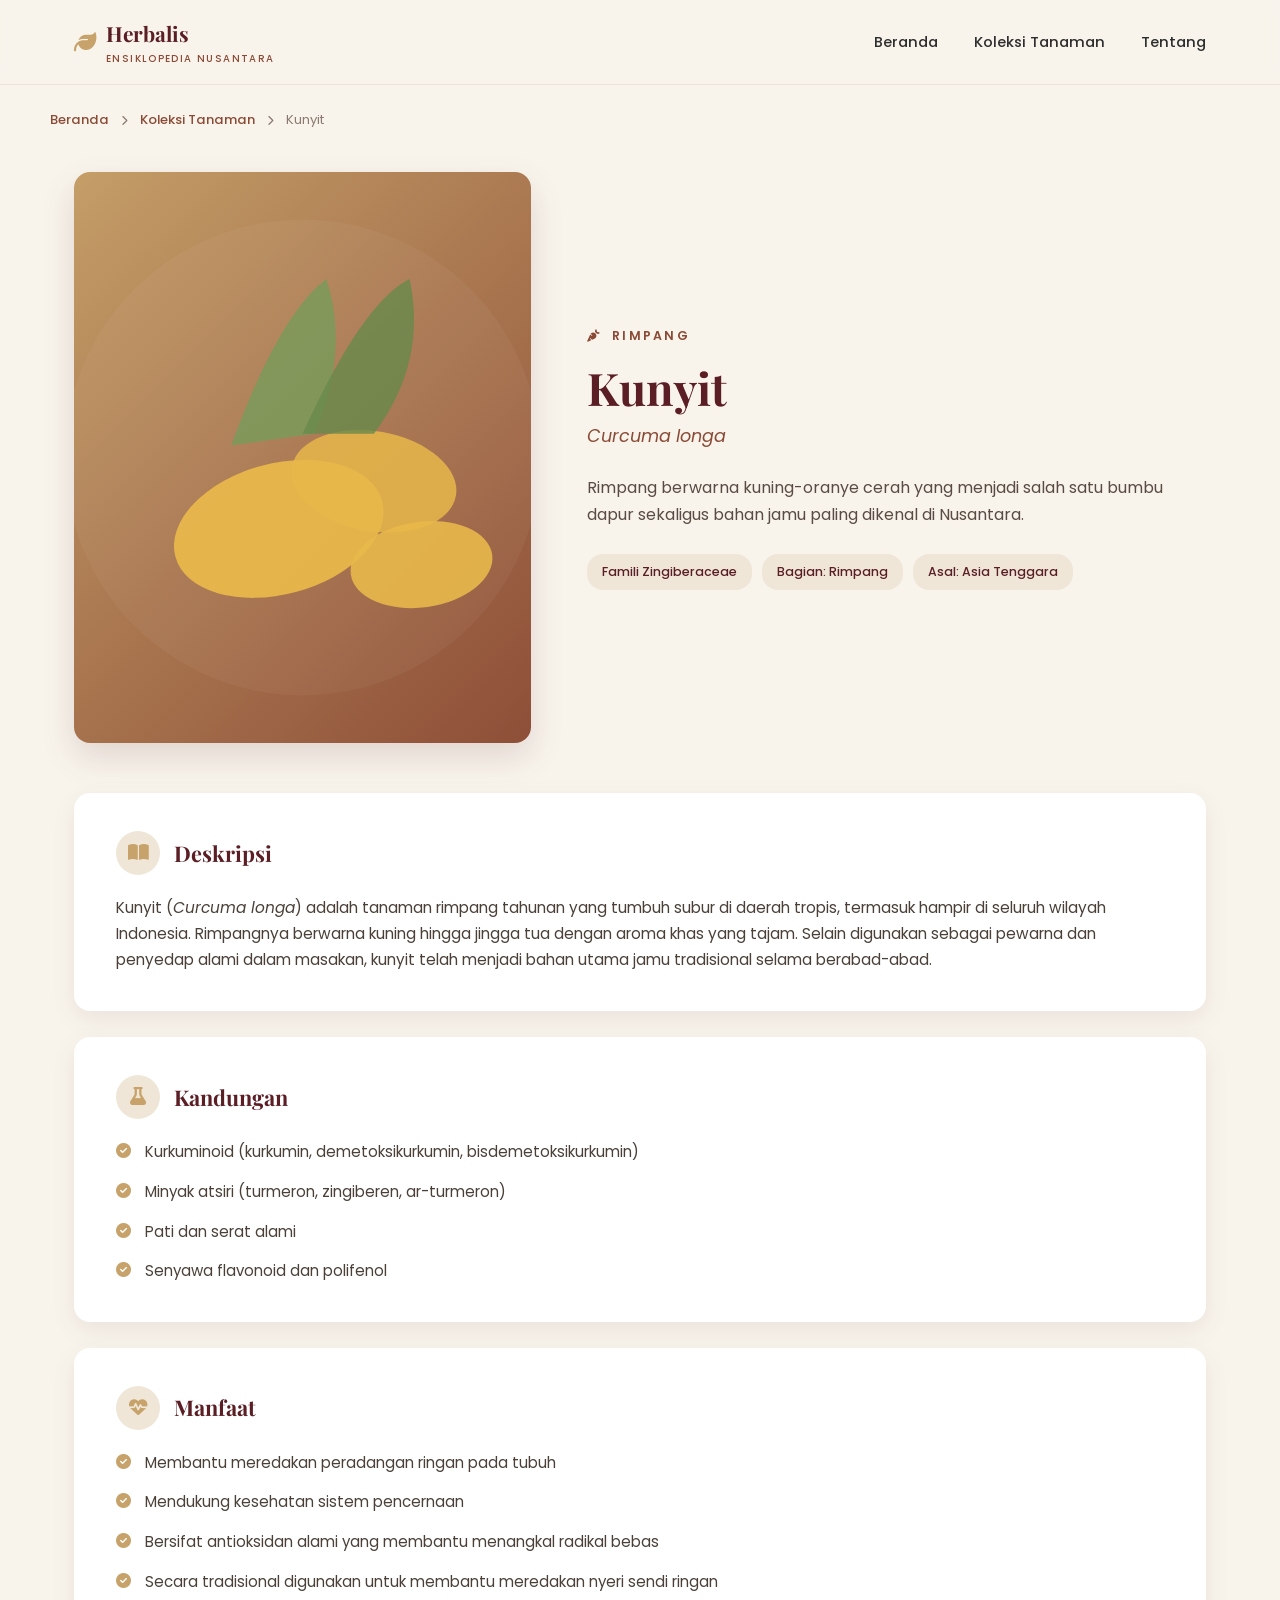
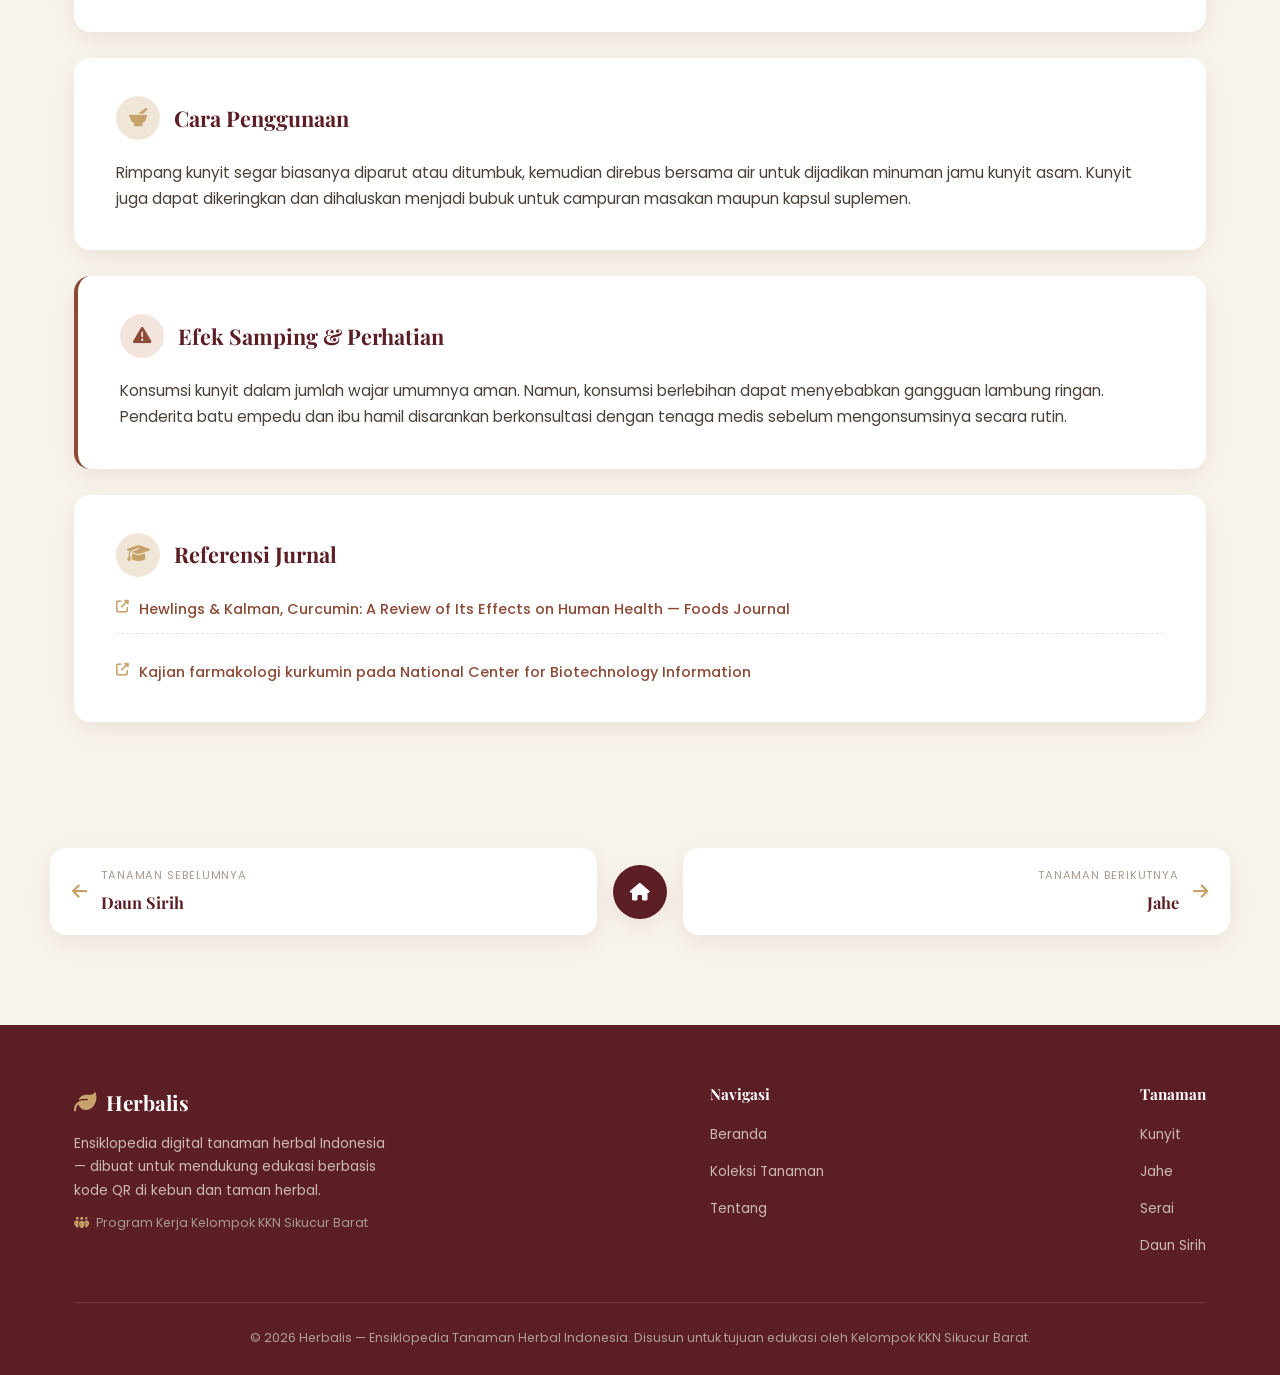
<file: tanaman/kunyit.html>
<!DOCTYPE html>
<html lang="id">
<head>
  <meta charset="UTF-8">
  <meta name="viewport" content="width=device-width, initial-scale=1.0">
  <title>Kunyit (Curcuma longa) — Ensiklopedia Tanaman Herbal</title>
  <meta name="description" content="Rimpang berwarna kuning-oranye cerah yang menjadi salah satu bumbu dapur sekaligus bahan jamu paling dikenal di Nusantara.">

  <link rel="preconnect" href="https://fonts.googleapis.com">
  <link rel="preconnect" href="https://fonts.gstatic.com" crossorigin>
  <link href="https://fonts.googleapis.com/css2?family=Playfair+Display:wght@600;700;800&family=Poppins:wght@300;400;500;600;700&display=swap" rel="stylesheet">
  <link rel="stylesheet" href="https://cdnjs.cloudflare.com/ajax/libs/font-awesome/6.5.1/css/all.min.css">
  <link rel="stylesheet" href="../assets/css/style.css">
</head>
<body>

  <!-- ================= NAVBAR ================= -->
  <header class="navbar">
    <div class="navbar-inner">
      <a href="../index.html" class="brand">
        <i class="fa-solid fa-leaf"></i>
        <span>
          Herbalis
          <span class="brand-sub">Ensiklopedia Nusantara</span>
        </span>
      </a>

      <nav class="nav-links" id="navLinks">
        <a href="../index.html">Beranda</a>
        <a href="../index.html#koleksi">Koleksi Tanaman</a>
        <a href="../index.html#tentang">Tentang</a>
      </nav>

      <button class="hamburger" id="hamburgerBtn" aria-label="Buka menu" aria-expanded="false">
        <span></span><span></span><span></span>
      </button>
    </div>
  </header>

  <!-- ================= BREADCRUMB ================= -->
  <div class="container breadcrumb">
    <a href="../index.html">Beranda</a>
    <i class="fa-solid fa-chevron-right"></i>
    <a href="../index.html#koleksi">Koleksi Tanaman</a>
    <i class="fa-solid fa-chevron-right"></i>
    <span>Kunyit</span>
  </div>

  <!-- ================= HERO DETAIL ================= -->
  <section class="plant-detail-hero">
    <div class="container plant-detail-grid">
      <div class="plant-detail-img reveal">
        <img src="../assets/images/kunyit.svg" alt="Foto Kunyit (Curcuma longa)">
      </div>
      <div class="plant-detail-info reveal">
        <span class="eyebrow"><i class="fa-solid fa-carrot"></i>&nbsp; Rimpang</span>
        <h1>Kunyit</h1>
        <p class="latin-name">Curcuma longa</p>
        <p class="lead">Rimpang berwarna kuning-oranye cerah yang menjadi salah satu bumbu dapur sekaligus bahan jamu paling dikenal di Nusantara.</p>
        <div class="family-tags">
          <span>Famili Zingiberaceae</span>
          <span>Bagian: Rimpang</span>
          <span>Asal: Asia Tenggara</span>
        </div>
      </div>
    </div>
  </section>

  <!-- ================= KONTEN DETAIL ================= -->
  <section class="detail-content">
    <div class="container">

      <div class="detail-block reveal">
        <div class="detail-block-header">
          <i class="fa-solid fa-book-open"></i>
          <h2>Deskripsi</h2>
        </div>
        <p>Kunyit (<em>Curcuma longa</em>) adalah tanaman rimpang tahunan yang tumbuh subur di daerah tropis, termasuk hampir di seluruh wilayah Indonesia. Rimpangnya berwarna kuning hingga jingga tua dengan aroma khas yang tajam. Selain digunakan sebagai pewarna dan penyedap alami dalam masakan, kunyit telah menjadi bahan utama jamu tradisional selama berabad-abad.</p>
      </div>

      <div class="detail-block reveal">
        <div class="detail-block-header">
          <i class="fa-solid fa-flask"></i>
          <h2>Kandungan</h2>
        </div>
        <ul class="detail-list">
          <li><i class="fa-solid fa-circle-check"></i> Kurkuminoid (kurkumin, demetoksikurkumin, bisdemetoksikurkumin)</li>
          <li><i class="fa-solid fa-circle-check"></i> Minyak atsiri (turmeron, zingiberen, ar-turmeron)</li>
          <li><i class="fa-solid fa-circle-check"></i> Pati dan serat alami</li>
          <li><i class="fa-solid fa-circle-check"></i> Senyawa flavonoid dan polifenol</li>
        </ul>
      </div>

      <div class="detail-block reveal">
        <div class="detail-block-header">
          <i class="fa-solid fa-heart-pulse"></i>
          <h2>Manfaat</h2>
        </div>
        <ul class="detail-list">
          <li><i class="fa-solid fa-circle-check"></i> Membantu meredakan peradangan ringan pada tubuh</li>
          <li><i class="fa-solid fa-circle-check"></i> Mendukung kesehatan sistem pencernaan</li>
          <li><i class="fa-solid fa-circle-check"></i> Bersifat antioksidan alami yang membantu menangkal radikal bebas</li>
          <li><i class="fa-solid fa-circle-check"></i> Secara tradisional digunakan untuk membantu meredakan nyeri sendi ringan</li>
        </ul>
      </div>

      <div class="detail-block reveal">
        <div class="detail-block-header">
          <i class="fa-solid fa-mortar-pestle"></i>
          <h2>Cara Penggunaan</h2>
        </div>
        <p>Rimpang kunyit segar biasanya diparut atau ditumbuk, kemudian direbus bersama air untuk dijadikan minuman jamu kunyit asam. Kunyit juga dapat dikeringkan dan dihaluskan menjadi bubuk untuk campuran masakan maupun kapsul suplemen.</p>
      </div>

      <div class="detail-block warning-block reveal">
        <div class="detail-block-header">
          <i class="fa-solid fa-triangle-exclamation"></i>
          <h2>Efek Samping &amp; Perhatian</h2>
        </div>
        <p>Konsumsi kunyit dalam jumlah wajar umumnya aman. Namun, konsumsi berlebihan dapat menyebabkan gangguan lambung ringan. Penderita batu empedu dan ibu hamil disarankan berkonsultasi dengan tenaga medis sebelum mengonsumsinya secara rutin.</p>
      </div>

      <div class="detail-block reveal">
        <div class="detail-block-header">
          <i class="fa-solid fa-graduation-cap"></i>
          <h2>Referensi Jurnal</h2>
        </div>
        <ul class="detail-list reference-list">
          <li><a href="https://pubmed.ncbi.nlm.nih.gov/29065496/" target="_blank" rel="noopener noreferrer"><i class="fa-solid fa-up-right-from-square"></i> Hewlings & Kalman, Curcumin: A Review of Its Effects on Human Health — Foods Journal</a></li>
          <li><a href="https://www.ncbi.nlm.nih.gov/pmc/articles/PMC4665950/" target="_blank" rel="noopener noreferrer"><i class="fa-solid fa-up-right-from-square"></i> Kajian farmakologi kurkumin pada National Center for Biotechnology Information</a></li>
        </ul>
      </div>

    </div>
  </section>

  <!-- ================= NAVIGASI SEBELUM / SESUDAH ================= -->
  <div class="container plant-pagination">
    <a href="daun-sirih.html" class="pagi-link prev">
      <i class="fa-solid fa-arrow-left"></i>
      <div>
        <span class="pagi-label">Tanaman Sebelumnya</span>
        <span class="pagi-name">Daun Sirih</span>
      </div>
    </a>

    <a href="../index.html" class="pagi-home" aria-label="Kembali ke Beranda">
      <i class="fa-solid fa-house"></i>
    </a>

    <a href="jahe.html" class="pagi-link next">
      <div>
        <span class="pagi-label">Tanaman Berikutnya</span>
        <span class="pagi-name">Jahe</span>
      </div>
      <i class="fa-solid fa-arrow-right"></i>
    </a>
  </div>

  <!-- ================= FOOTER ================= -->
  <footer class="site-footer">
    <div class="container">
      <div class="footer-inner">
        <div class="footer-brand">
          <a href="../index.html" class="brand">
            <i class="fa-solid fa-leaf"></i>
            <span>Herbalis</span>
          </a>
          <p>Ensiklopedia digital tanaman herbal Indonesia — dibuat untuk mendukung edukasi berbasis kode QR di kebun dan taman herbal.</p>
          <p style="margin-top:10px; font-size:0.78rem; color:#a89a8f;"><i class="fa-solid fa-people-group" style="color:var(--color-accent); margin-right:6px;"></i>Program Kerja Kelompok KKN Sikucur Barat</p>
        </div>

        <div class="footer-links">
          <h4>Navigasi</h4>
          <ul>
            <li><a href="../index.html">Beranda</a></li>
            <li><a href="../index.html#koleksi">Koleksi Tanaman</a></li>
            <li><a href="../index.html#tentang">Tentang</a></li>
          </ul>
        </div>

        <div class="footer-links">
          <h4>Tanaman</h4>
          <ul>
            <li><a href="kunyit.html">Kunyit</a></li>
            <li><a href="jahe.html">Jahe</a></li>
            <li><a href="serai.html">Serai</a></li>
            <li><a href="daun-sirih.html">Daun Sirih</a></li>
          </ul>
        </div>
      </div>

      <div class="footer-bottom">
        &copy; 2026 Herbalis — Ensiklopedia Tanaman Herbal Indonesia. Disusun untuk tujuan edukasi oleh Kelompok KKN Sikucur Barat.
      </div>
    </div>
  </footer>

  <script src="../assets/js/script.js"></script>
</body>
</html>
</file>
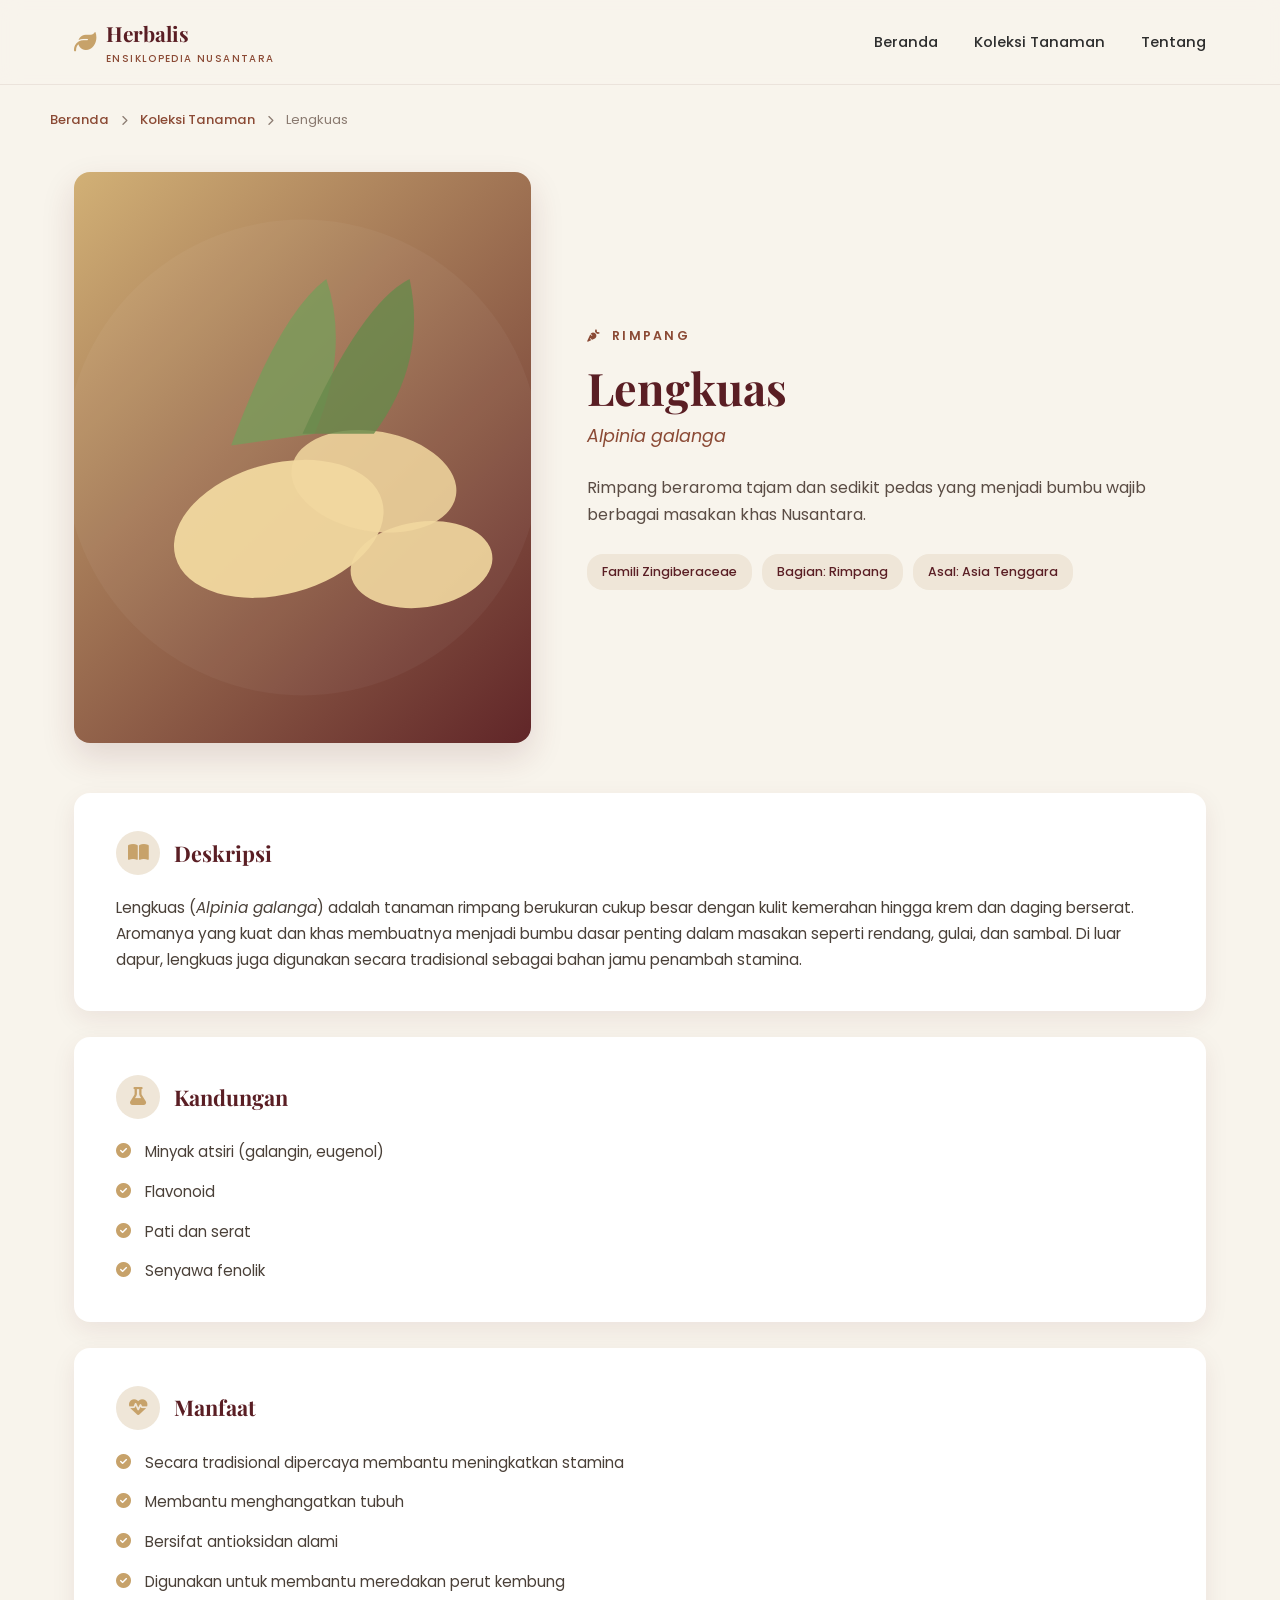
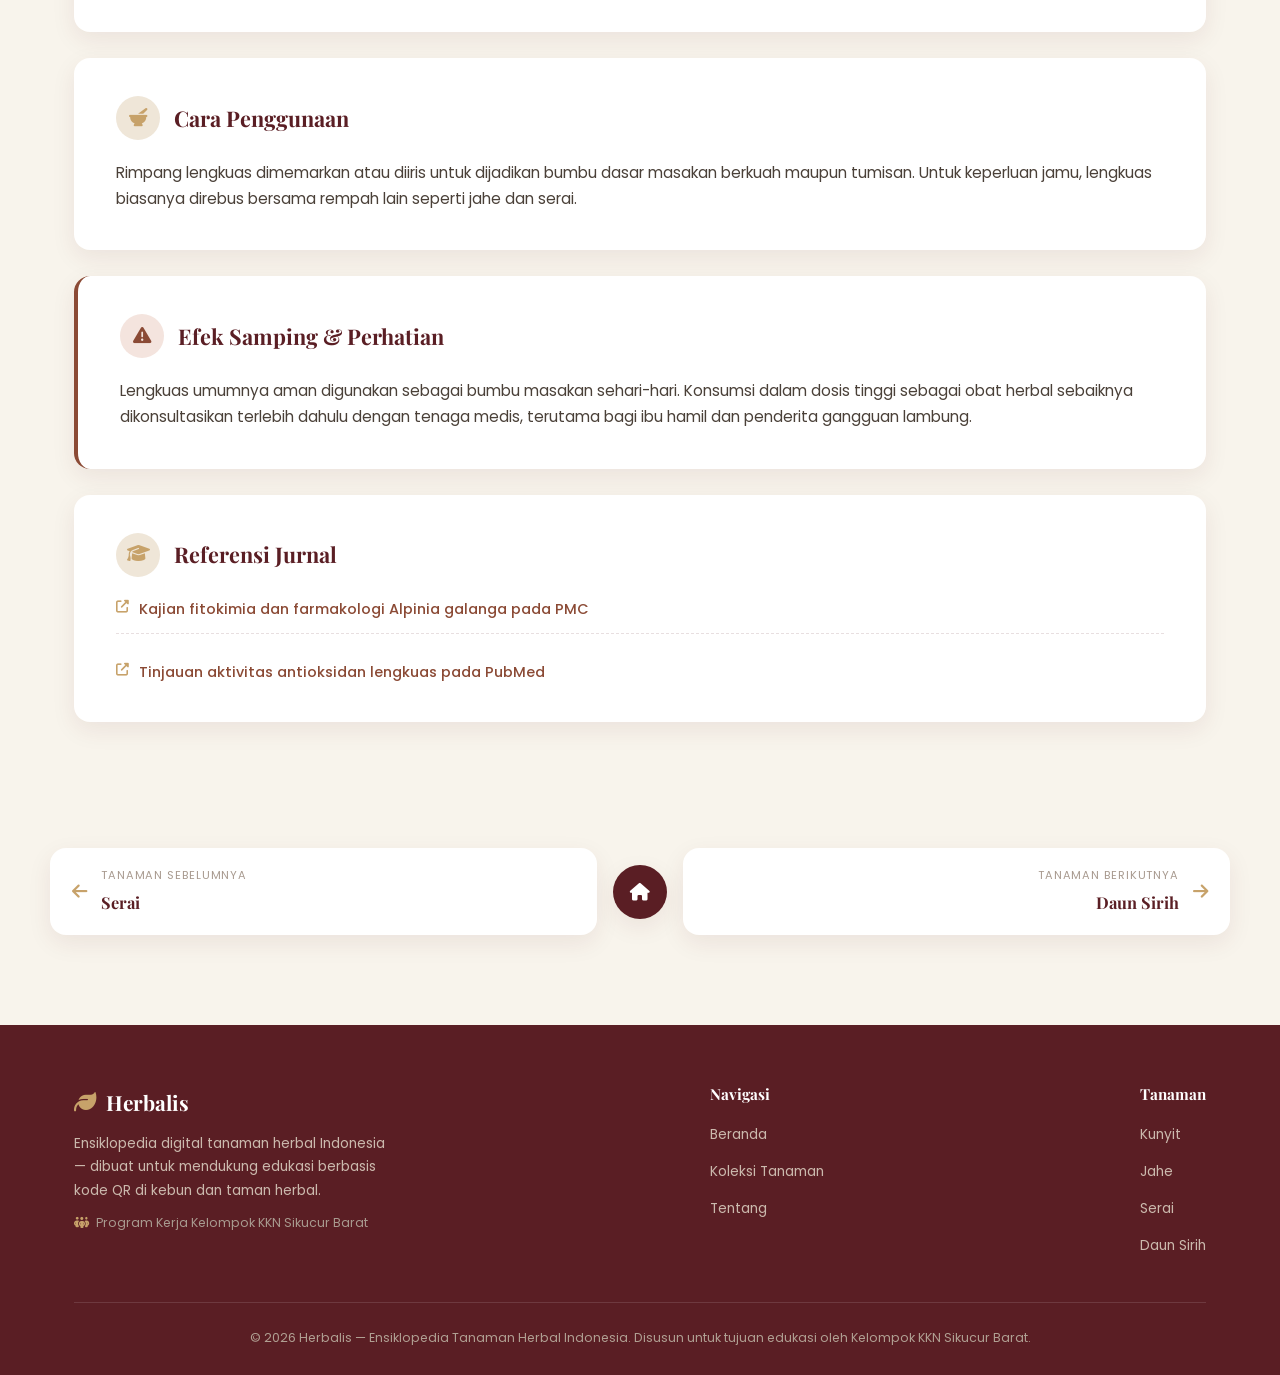
<file: tanaman/lengkuas.html>
<!DOCTYPE html>
<html lang="id">
<head>
  <meta charset="UTF-8">
  <meta name="viewport" content="width=device-width, initial-scale=1.0">
  <title>Lengkuas (Alpinia galanga) — Ensiklopedia Tanaman Herbal</title>
  <meta name="description" content="Rimpang beraroma tajam dan sedikit pedas yang menjadi bumbu wajib berbagai masakan khas Nusantara.">

  <link rel="preconnect" href="https://fonts.googleapis.com">
  <link rel="preconnect" href="https://fonts.gstatic.com" crossorigin>
  <link href="https://fonts.googleapis.com/css2?family=Playfair+Display:wght@600;700;800&family=Poppins:wght@300;400;500;600;700&display=swap" rel="stylesheet">
  <link rel="stylesheet" href="https://cdnjs.cloudflare.com/ajax/libs/font-awesome/6.5.1/css/all.min.css">
  <link rel="stylesheet" href="../assets/css/style.css">
</head>
<body>

  <!-- ================= NAVBAR ================= -->
  <header class="navbar">
    <div class="navbar-inner">
      <a href="../index.html" class="brand">
        <i class="fa-solid fa-leaf"></i>
        <span>
          Herbalis
          <span class="brand-sub">Ensiklopedia Nusantara</span>
        </span>
      </a>

      <nav class="nav-links" id="navLinks">
        <a href="../index.html">Beranda</a>
        <a href="../index.html#koleksi">Koleksi Tanaman</a>
        <a href="../index.html#tentang">Tentang</a>
      </nav>

      <button class="hamburger" id="hamburgerBtn" aria-label="Buka menu" aria-expanded="false">
        <span></span><span></span><span></span>
      </button>
    </div>
  </header>

  <!-- ================= BREADCRUMB ================= -->
  <div class="container breadcrumb">
    <a href="../index.html">Beranda</a>
    <i class="fa-solid fa-chevron-right"></i>
    <a href="../index.html#koleksi">Koleksi Tanaman</a>
    <i class="fa-solid fa-chevron-right"></i>
    <span>Lengkuas</span>
  </div>

  <!-- ================= HERO DETAIL ================= -->
  <section class="plant-detail-hero">
    <div class="container plant-detail-grid">
      <div class="plant-detail-img reveal">
        <img src="../assets/images/lengkuas.svg" alt="Foto Lengkuas (Alpinia galanga)">
      </div>
      <div class="plant-detail-info reveal">
        <span class="eyebrow"><i class="fa-solid fa-carrot"></i>&nbsp; Rimpang</span>
        <h1>Lengkuas</h1>
        <p class="latin-name">Alpinia galanga</p>
        <p class="lead">Rimpang beraroma tajam dan sedikit pedas yang menjadi bumbu wajib berbagai masakan khas Nusantara.</p>
        <div class="family-tags">
          <span>Famili Zingiberaceae</span>
          <span>Bagian: Rimpang</span>
          <span>Asal: Asia Tenggara</span>
        </div>
      </div>
    </div>
  </section>

  <!-- ================= KONTEN DETAIL ================= -->
  <section class="detail-content">
    <div class="container">

      <div class="detail-block reveal">
        <div class="detail-block-header">
          <i class="fa-solid fa-book-open"></i>
          <h2>Deskripsi</h2>
        </div>
        <p>Lengkuas (<em>Alpinia galanga</em>) adalah tanaman rimpang berukuran cukup besar dengan kulit kemerahan hingga krem dan daging berserat. Aromanya yang kuat dan khas membuatnya menjadi bumbu dasar penting dalam masakan seperti rendang, gulai, dan sambal. Di luar dapur, lengkuas juga digunakan secara tradisional sebagai bahan jamu penambah stamina.</p>
      </div>

      <div class="detail-block reveal">
        <div class="detail-block-header">
          <i class="fa-solid fa-flask"></i>
          <h2>Kandungan</h2>
        </div>
        <ul class="detail-list">
          <li><i class="fa-solid fa-circle-check"></i> Minyak atsiri (galangin, eugenol)</li>
          <li><i class="fa-solid fa-circle-check"></i> Flavonoid</li>
          <li><i class="fa-solid fa-circle-check"></i> Pati dan serat</li>
          <li><i class="fa-solid fa-circle-check"></i> Senyawa fenolik</li>
        </ul>
      </div>

      <div class="detail-block reveal">
        <div class="detail-block-header">
          <i class="fa-solid fa-heart-pulse"></i>
          <h2>Manfaat</h2>
        </div>
        <ul class="detail-list">
          <li><i class="fa-solid fa-circle-check"></i> Secara tradisional dipercaya membantu meningkatkan stamina</li>
          <li><i class="fa-solid fa-circle-check"></i> Membantu menghangatkan tubuh</li>
          <li><i class="fa-solid fa-circle-check"></i> Bersifat antioksidan alami</li>
          <li><i class="fa-solid fa-circle-check"></i> Digunakan untuk membantu meredakan perut kembung</li>
        </ul>
      </div>

      <div class="detail-block reveal">
        <div class="detail-block-header">
          <i class="fa-solid fa-mortar-pestle"></i>
          <h2>Cara Penggunaan</h2>
        </div>
        <p>Rimpang lengkuas dimemarkan atau diiris untuk dijadikan bumbu dasar masakan berkuah maupun tumisan. Untuk keperluan jamu, lengkuas biasanya direbus bersama rempah lain seperti jahe dan serai.</p>
      </div>

      <div class="detail-block warning-block reveal">
        <div class="detail-block-header">
          <i class="fa-solid fa-triangle-exclamation"></i>
          <h2>Efek Samping &amp; Perhatian</h2>
        </div>
        <p>Lengkuas umumnya aman digunakan sebagai bumbu masakan sehari-hari. Konsumsi dalam dosis tinggi sebagai obat herbal sebaiknya dikonsultasikan terlebih dahulu dengan tenaga medis, terutama bagi ibu hamil dan penderita gangguan lambung.</p>
      </div>

      <div class="detail-block reveal">
        <div class="detail-block-header">
          <i class="fa-solid fa-graduation-cap"></i>
          <h2>Referensi Jurnal</h2>
        </div>
        <ul class="detail-list reference-list">
          <li><a href="https://www.ncbi.nlm.nih.gov/pmc/articles/PMC7019891/" target="_blank" rel="noopener noreferrer"><i class="fa-solid fa-up-right-from-square"></i> Kajian fitokimia dan farmakologi Alpinia galanga pada PMC</a></li>
          <li><a href="https://pubmed.ncbi.nlm.nih.gov/24817901/" target="_blank" rel="noopener noreferrer"><i class="fa-solid fa-up-right-from-square"></i> Tinjauan aktivitas antioksidan lengkuas pada PubMed</a></li>
        </ul>
      </div>

    </div>
  </section>

  <!-- ================= NAVIGASI SEBELUM / SESUDAH ================= -->
  <div class="container plant-pagination">
    <a href="serai.html" class="pagi-link prev">
      <i class="fa-solid fa-arrow-left"></i>
      <div>
        <span class="pagi-label">Tanaman Sebelumnya</span>
        <span class="pagi-name">Serai</span>
      </div>
    </a>

    <a href="../index.html" class="pagi-home" aria-label="Kembali ke Beranda">
      <i class="fa-solid fa-house"></i>
    </a>

    <a href="daun-sirih.html" class="pagi-link next">
      <div>
        <span class="pagi-label">Tanaman Berikutnya</span>
        <span class="pagi-name">Daun Sirih</span>
      </div>
      <i class="fa-solid fa-arrow-right"></i>
    </a>
  </div>

  <!-- ================= FOOTER ================= -->
  <footer class="site-footer">
    <div class="container">
      <div class="footer-inner">
        <div class="footer-brand">
          <a href="../index.html" class="brand">
            <i class="fa-solid fa-leaf"></i>
            <span>Herbalis</span>
          </a>
          <p>Ensiklopedia digital tanaman herbal Indonesia — dibuat untuk mendukung edukasi berbasis kode QR di kebun dan taman herbal.</p>
          <p style="margin-top:10px; font-size:0.78rem; color:#a89a8f;"><i class="fa-solid fa-people-group" style="color:var(--color-accent); margin-right:6px;"></i>Program Kerja Kelompok KKN Sikucur Barat</p>
        </div>

        <div class="footer-links">
          <h4>Navigasi</h4>
          <ul>
            <li><a href="../index.html">Beranda</a></li>
            <li><a href="../index.html#koleksi">Koleksi Tanaman</a></li>
            <li><a href="../index.html#tentang">Tentang</a></li>
          </ul>
        </div>

        <div class="footer-links">
          <h4>Tanaman</h4>
          <ul>
            <li><a href="kunyit.html">Kunyit</a></li>
            <li><a href="jahe.html">Jahe</a></li>
            <li><a href="serai.html">Serai</a></li>
            <li><a href="daun-sirih.html">Daun Sirih</a></li>
          </ul>
        </div>
      </div>

      <div class="footer-bottom">
        &copy; 2026 Herbalis — Ensiklopedia Tanaman Herbal Indonesia. Disusun untuk tujuan edukasi oleh Kelompok KKN Sikucur Barat.
      </div>
    </div>
  </footer>

  <script src="../assets/js/script.js"></script>
</body>
</html>
</file>
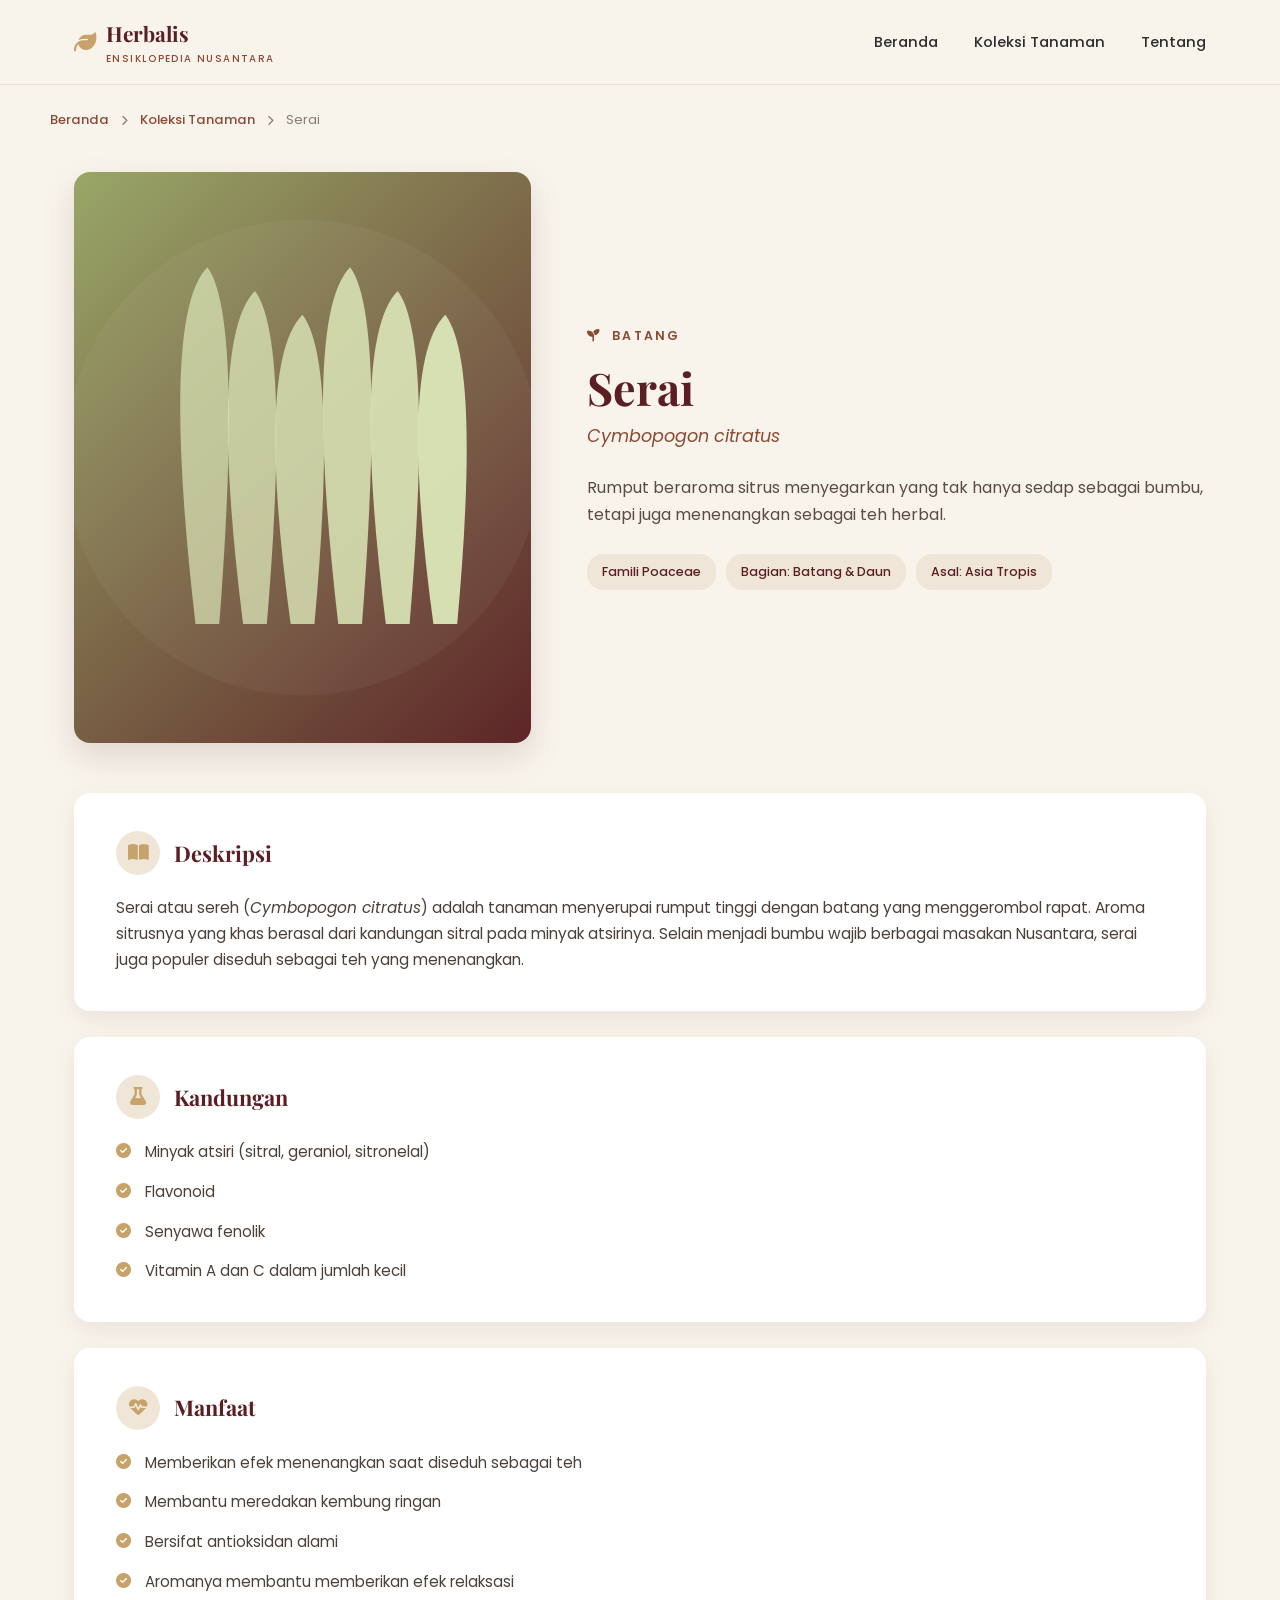
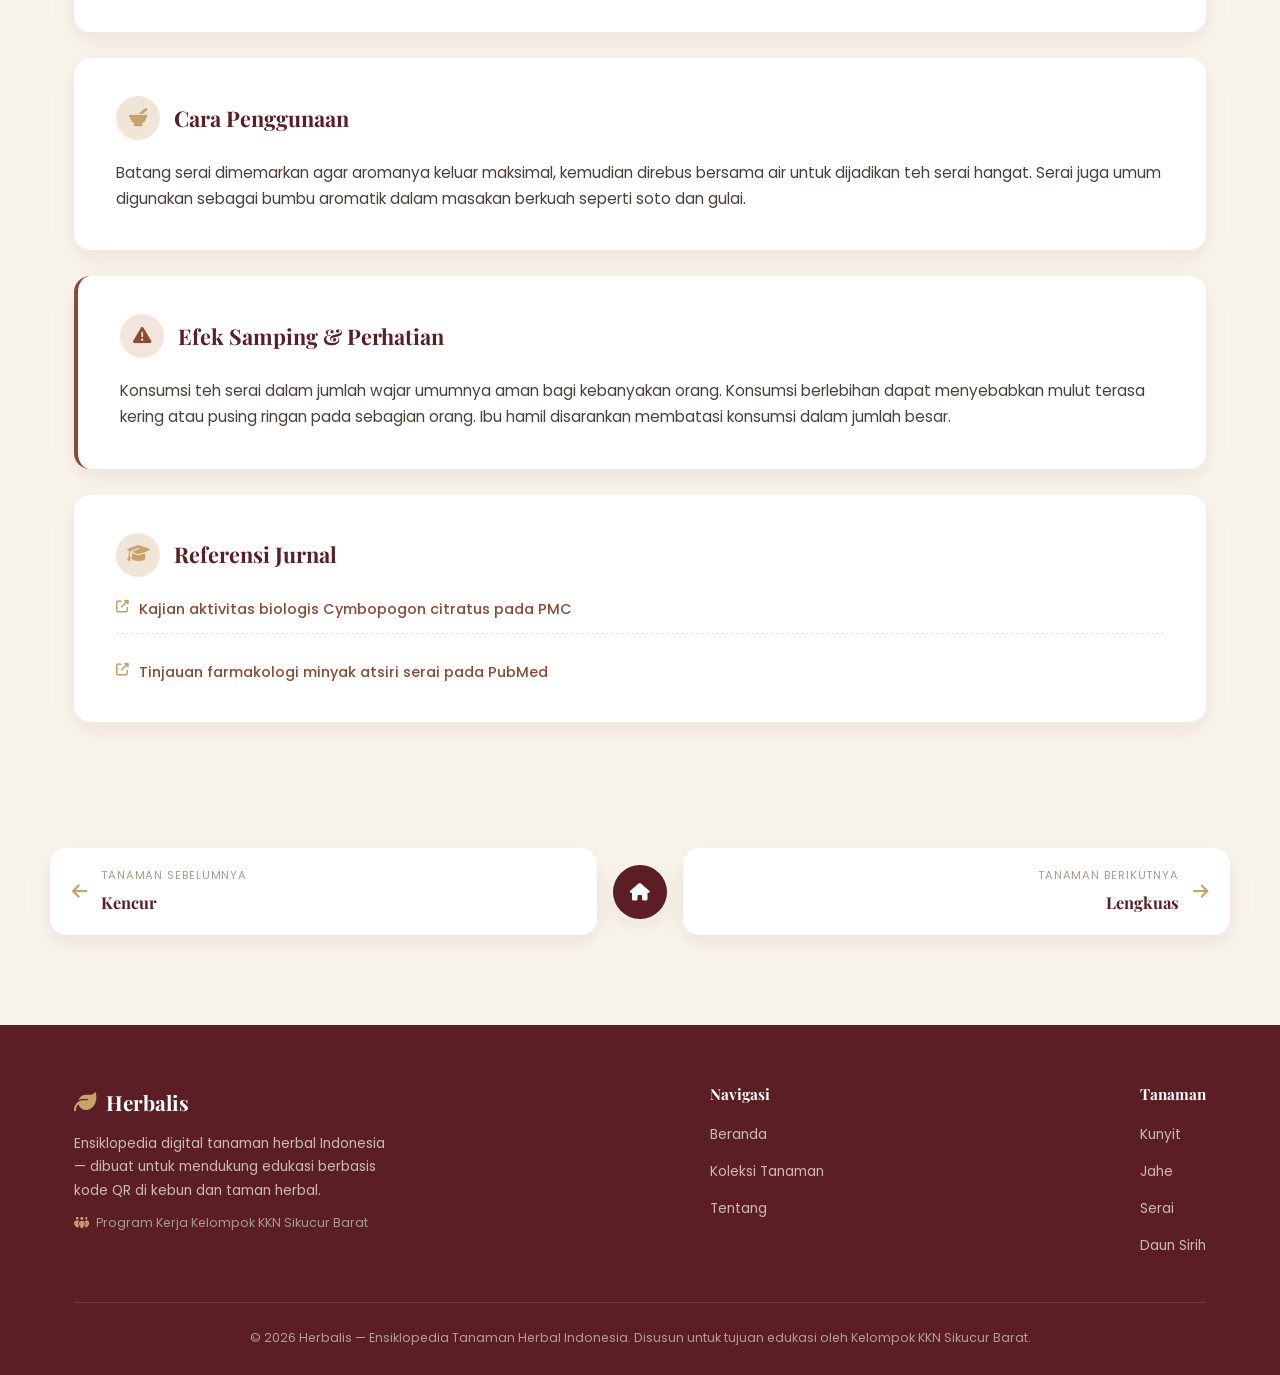
<file: tanaman/serai.html>
<!DOCTYPE html>
<html lang="id">
<head>
  <meta charset="UTF-8">
  <meta name="viewport" content="width=device-width, initial-scale=1.0">
  <title>Serai (Cymbopogon citratus) — Ensiklopedia Tanaman Herbal</title>
  <meta name="description" content="Rumput beraroma sitrus menyegarkan yang tak hanya sedap sebagai bumbu, tetapi juga menenangkan sebagai teh herbal.">

  <link rel="preconnect" href="https://fonts.googleapis.com">
  <link rel="preconnect" href="https://fonts.gstatic.com" crossorigin>
  <link href="https://fonts.googleapis.com/css2?family=Playfair+Display:wght@600;700;800&family=Poppins:wght@300;400;500;600;700&display=swap" rel="stylesheet">
  <link rel="stylesheet" href="https://cdnjs.cloudflare.com/ajax/libs/font-awesome/6.5.1/css/all.min.css">
  <link rel="stylesheet" href="../assets/css/style.css">
</head>
<body>

  <!-- ================= NAVBAR ================= -->
  <header class="navbar">
    <div class="navbar-inner">
      <a href="../index.html" class="brand">
        <i class="fa-solid fa-leaf"></i>
        <span>
          Herbalis
          <span class="brand-sub">Ensiklopedia Nusantara</span>
        </span>
      </a>

      <nav class="nav-links" id="navLinks">
        <a href="../index.html">Beranda</a>
        <a href="../index.html#koleksi">Koleksi Tanaman</a>
        <a href="../index.html#tentang">Tentang</a>
      </nav>

      <button class="hamburger" id="hamburgerBtn" aria-label="Buka menu" aria-expanded="false">
        <span></span><span></span><span></span>
      </button>
    </div>
  </header>

  <!-- ================= BREADCRUMB ================= -->
  <div class="container breadcrumb">
    <a href="../index.html">Beranda</a>
    <i class="fa-solid fa-chevron-right"></i>
    <a href="../index.html#koleksi">Koleksi Tanaman</a>
    <i class="fa-solid fa-chevron-right"></i>
    <span>Serai</span>
  </div>

  <!-- ================= HERO DETAIL ================= -->
  <section class="plant-detail-hero">
    <div class="container plant-detail-grid">
      <div class="plant-detail-img reveal">
        <img src="../assets/images/serai.svg" alt="Foto Serai (Cymbopogon citratus)">
      </div>
      <div class="plant-detail-info reveal">
        <span class="eyebrow"><i class="fa-solid fa-seedling"></i>&nbsp; Batang</span>
        <h1>Serai</h1>
        <p class="latin-name">Cymbopogon citratus</p>
        <p class="lead">Rumput beraroma sitrus menyegarkan yang tak hanya sedap sebagai bumbu, tetapi juga menenangkan sebagai teh herbal.</p>
        <div class="family-tags">
          <span>Famili Poaceae</span>
          <span>Bagian: Batang &amp; Daun</span>
          <span>Asal: Asia Tropis</span>
        </div>
      </div>
    </div>
  </section>

  <!-- ================= KONTEN DETAIL ================= -->
  <section class="detail-content">
    <div class="container">

      <div class="detail-block reveal">
        <div class="detail-block-header">
          <i class="fa-solid fa-book-open"></i>
          <h2>Deskripsi</h2>
        </div>
        <p>Serai atau sereh (<em>Cymbopogon citratus</em>) adalah tanaman menyerupai rumput tinggi dengan batang yang menggerombol rapat. Aroma sitrusnya yang khas berasal dari kandungan sitral pada minyak atsirinya. Selain menjadi bumbu wajib berbagai masakan Nusantara, serai juga populer diseduh sebagai teh yang menenangkan.</p>
      </div>

      <div class="detail-block reveal">
        <div class="detail-block-header">
          <i class="fa-solid fa-flask"></i>
          <h2>Kandungan</h2>
        </div>
        <ul class="detail-list">
          <li><i class="fa-solid fa-circle-check"></i> Minyak atsiri (sitral, geraniol, sitronelal)</li>
          <li><i class="fa-solid fa-circle-check"></i> Flavonoid</li>
          <li><i class="fa-solid fa-circle-check"></i> Senyawa fenolik</li>
          <li><i class="fa-solid fa-circle-check"></i> Vitamin A dan C dalam jumlah kecil</li>
        </ul>
      </div>

      <div class="detail-block reveal">
        <div class="detail-block-header">
          <i class="fa-solid fa-heart-pulse"></i>
          <h2>Manfaat</h2>
        </div>
        <ul class="detail-list">
          <li><i class="fa-solid fa-circle-check"></i> Memberikan efek menenangkan saat diseduh sebagai teh</li>
          <li><i class="fa-solid fa-circle-check"></i> Membantu meredakan kembung ringan</li>
          <li><i class="fa-solid fa-circle-check"></i> Bersifat antioksidan alami</li>
          <li><i class="fa-solid fa-circle-check"></i> Aromanya membantu memberikan efek relaksasi</li>
        </ul>
      </div>

      <div class="detail-block reveal">
        <div class="detail-block-header">
          <i class="fa-solid fa-mortar-pestle"></i>
          <h2>Cara Penggunaan</h2>
        </div>
        <p>Batang serai dimemarkan agar aromanya keluar maksimal, kemudian direbus bersama air untuk dijadikan teh serai hangat. Serai juga umum digunakan sebagai bumbu aromatik dalam masakan berkuah seperti soto dan gulai.</p>
      </div>

      <div class="detail-block warning-block reveal">
        <div class="detail-block-header">
          <i class="fa-solid fa-triangle-exclamation"></i>
          <h2>Efek Samping &amp; Perhatian</h2>
        </div>
        <p>Konsumsi teh serai dalam jumlah wajar umumnya aman bagi kebanyakan orang. Konsumsi berlebihan dapat menyebabkan mulut terasa kering atau pusing ringan pada sebagian orang. Ibu hamil disarankan membatasi konsumsi dalam jumlah besar.</p>
      </div>

      <div class="detail-block reveal">
        <div class="detail-block-header">
          <i class="fa-solid fa-graduation-cap"></i>
          <h2>Referensi Jurnal</h2>
        </div>
        <ul class="detail-list reference-list">
          <li><a href="https://www.ncbi.nlm.nih.gov/pmc/articles/PMC5192025/" target="_blank" rel="noopener noreferrer"><i class="fa-solid fa-up-right-from-square"></i> Kajian aktivitas biologis Cymbopogon citratus pada PMC</a></li>
          <li><a href="https://pubmed.ncbi.nlm.nih.gov/26109897/" target="_blank" rel="noopener noreferrer"><i class="fa-solid fa-up-right-from-square"></i> Tinjauan farmakologi minyak atsiri serai pada PubMed</a></li>
        </ul>
      </div>

    </div>
  </section>

  <!-- ================= NAVIGASI SEBELUM / SESUDAH ================= -->
  <div class="container plant-pagination">
    <a href="kencur.html" class="pagi-link prev">
      <i class="fa-solid fa-arrow-left"></i>
      <div>
        <span class="pagi-label">Tanaman Sebelumnya</span>
        <span class="pagi-name">Kencur</span>
      </div>
    </a>

    <a href="../index.html" class="pagi-home" aria-label="Kembali ke Beranda">
      <i class="fa-solid fa-house"></i>
    </a>

    <a href="lengkuas.html" class="pagi-link next">
      <div>
        <span class="pagi-label">Tanaman Berikutnya</span>
        <span class="pagi-name">Lengkuas</span>
      </div>
      <i class="fa-solid fa-arrow-right"></i>
    </a>
  </div>

  <!-- ================= FOOTER ================= -->
  <footer class="site-footer">
    <div class="container">
      <div class="footer-inner">
        <div class="footer-brand">
          <a href="../index.html" class="brand">
            <i class="fa-solid fa-leaf"></i>
            <span>Herbalis</span>
          </a>
          <p>Ensiklopedia digital tanaman herbal Indonesia — dibuat untuk mendukung edukasi berbasis kode QR di kebun dan taman herbal.</p>
          <p style="margin-top:10px; font-size:0.78rem; color:#a89a8f;"><i class="fa-solid fa-people-group" style="color:var(--color-accent); margin-right:6px;"></i>Program Kerja Kelompok KKN Sikucur Barat</p>
        </div>

        <div class="footer-links">
          <h4>Navigasi</h4>
          <ul>
            <li><a href="../index.html">Beranda</a></li>
            <li><a href="../index.html#koleksi">Koleksi Tanaman</a></li>
            <li><a href="../index.html#tentang">Tentang</a></li>
          </ul>
        </div>

        <div class="footer-links">
          <h4>Tanaman</h4>
          <ul>
            <li><a href="kunyit.html">Kunyit</a></li>
            <li><a href="jahe.html">Jahe</a></li>
            <li><a href="serai.html">Serai</a></li>
            <li><a href="daun-sirih.html">Daun Sirih</a></li>
          </ul>
        </div>
      </div>

      <div class="footer-bottom">
        &copy; 2026 Herbalis — Ensiklopedia Tanaman Herbal Indonesia. Disusun untuk tujuan edukasi oleh Kelompok KKN Sikucur Barat.
      </div>
    </div>
  </footer>

  <script src="../assets/js/script.js"></script>
</body>
</html>
</file>
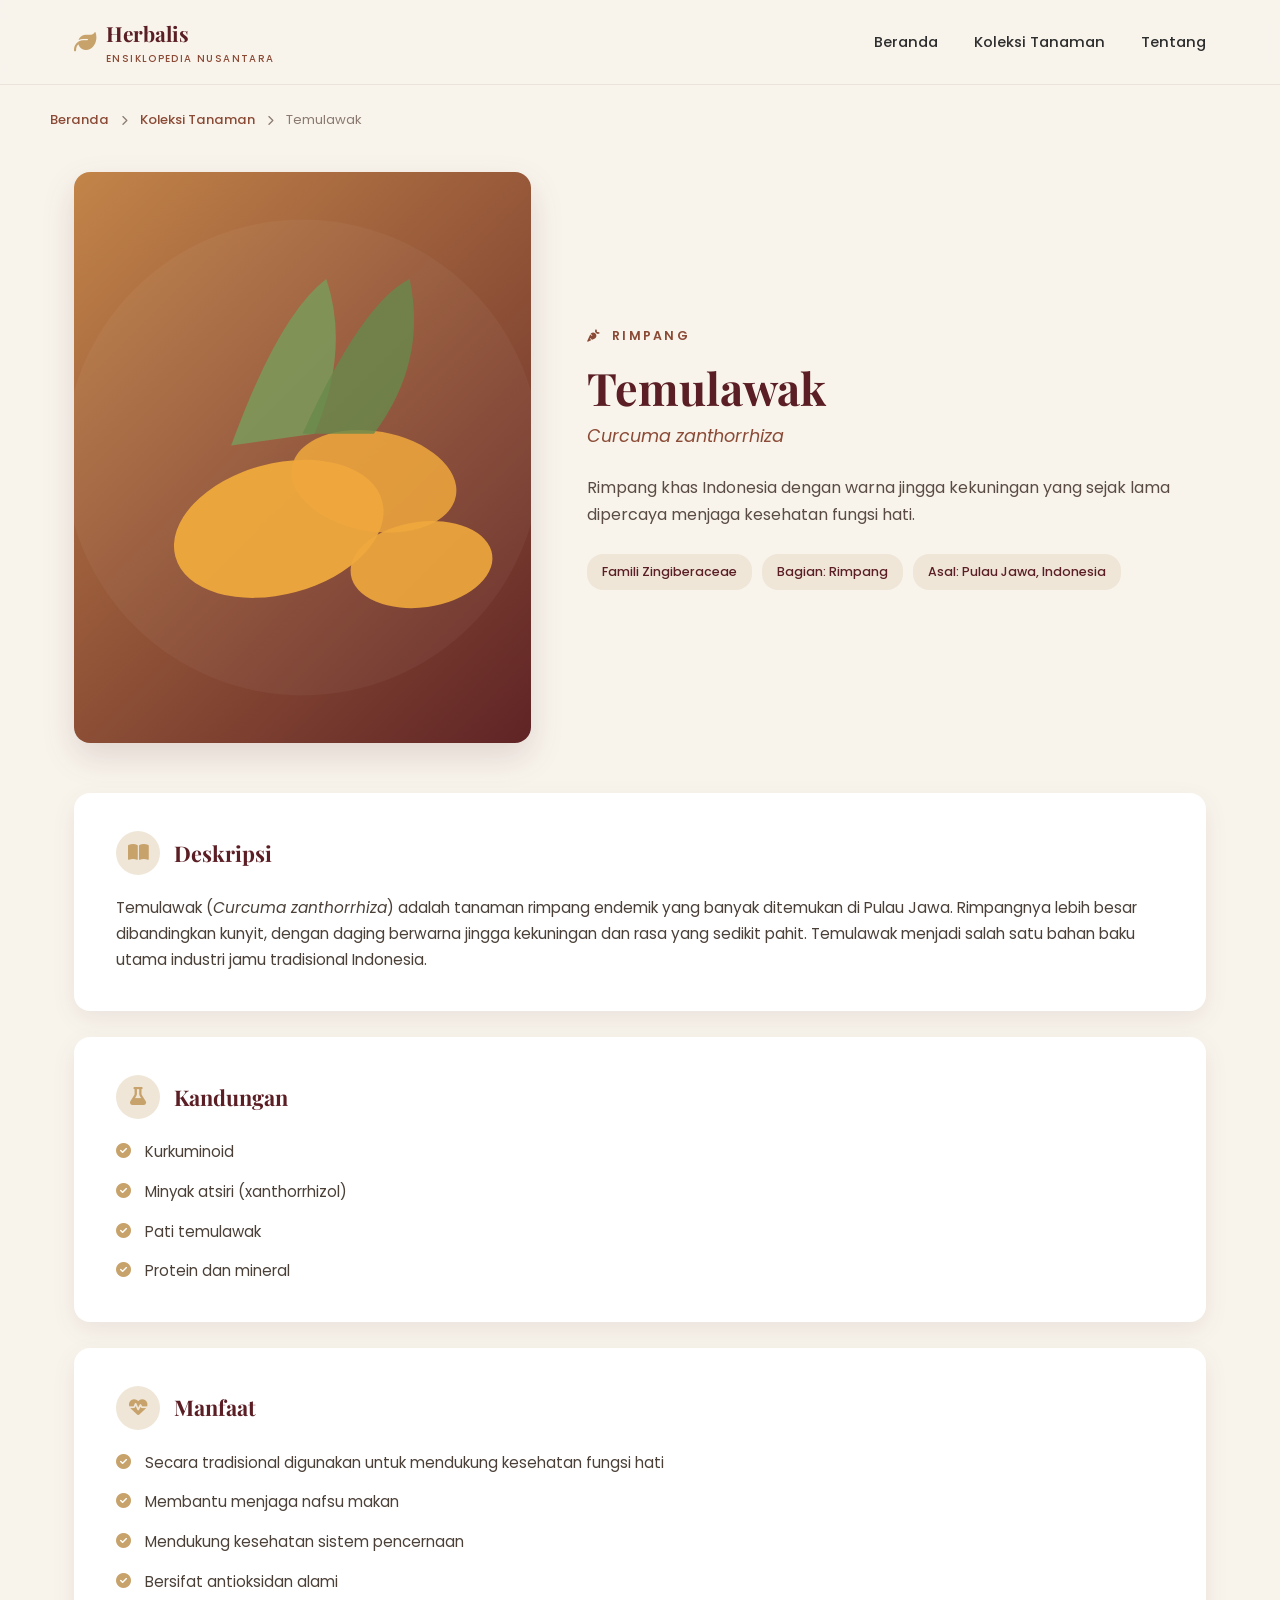
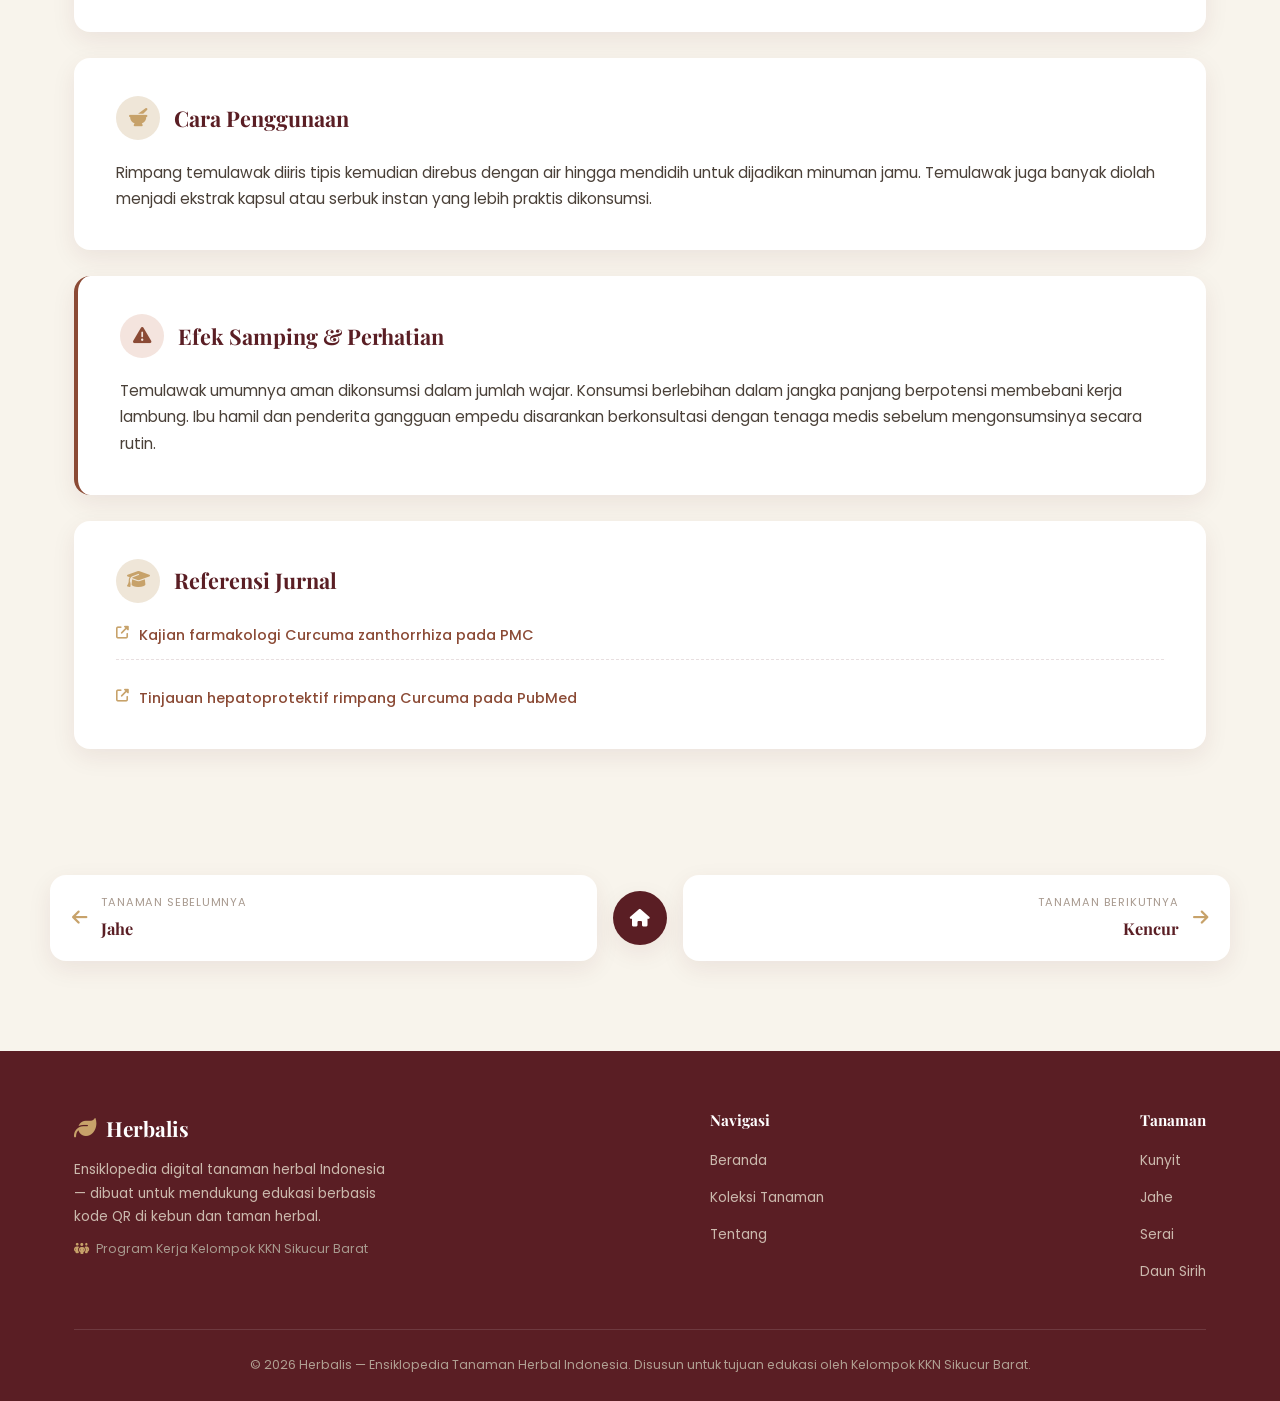
<file: tanaman/temulawak.html>
<!DOCTYPE html>
<html lang="id">
<head>
  <meta charset="UTF-8">
  <meta name="viewport" content="width=device-width, initial-scale=1.0">
  <title>Temulawak (Curcuma zanthorrhiza) — Ensiklopedia Tanaman Herbal</title>
  <meta name="description" content="Rimpang khas Indonesia dengan warna jingga kekuningan yang sejak lama dipercaya menjaga kesehatan fungsi hati.">

  <link rel="preconnect" href="https://fonts.googleapis.com">
  <link rel="preconnect" href="https://fonts.gstatic.com" crossorigin>
  <link href="https://fonts.googleapis.com/css2?family=Playfair+Display:wght@600;700;800&family=Poppins:wght@300;400;500;600;700&display=swap" rel="stylesheet">
  <link rel="stylesheet" href="https://cdnjs.cloudflare.com/ajax/libs/font-awesome/6.5.1/css/all.min.css">
  <link rel="stylesheet" href="../assets/css/style.css">
</head>
<body>

  <!-- ================= NAVBAR ================= -->
  <header class="navbar">
    <div class="navbar-inner">
      <a href="../index.html" class="brand">
        <i class="fa-solid fa-leaf"></i>
        <span>
          Herbalis
          <span class="brand-sub">Ensiklopedia Nusantara</span>
        </span>
      </a>

      <nav class="nav-links" id="navLinks">
        <a href="../index.html">Beranda</a>
        <a href="../index.html#koleksi">Koleksi Tanaman</a>
        <a href="../index.html#tentang">Tentang</a>
      </nav>

      <button class="hamburger" id="hamburgerBtn" aria-label="Buka menu" aria-expanded="false">
        <span></span><span></span><span></span>
      </button>
    </div>
  </header>

  <!-- ================= BREADCRUMB ================= -->
  <div class="container breadcrumb">
    <a href="../index.html">Beranda</a>
    <i class="fa-solid fa-chevron-right"></i>
    <a href="../index.html#koleksi">Koleksi Tanaman</a>
    <i class="fa-solid fa-chevron-right"></i>
    <span>Temulawak</span>
  </div>

  <!-- ================= HERO DETAIL ================= -->
  <section class="plant-detail-hero">
    <div class="container plant-detail-grid">
      <div class="plant-detail-img reveal">
        <img src="../assets/images/temulawak.svg" alt="Foto Temulawak (Curcuma zanthorrhiza)">
      </div>
      <div class="plant-detail-info reveal">
        <span class="eyebrow"><i class="fa-solid fa-carrot"></i>&nbsp; Rimpang</span>
        <h1>Temulawak</h1>
        <p class="latin-name">Curcuma zanthorrhiza</p>
        <p class="lead">Rimpang khas Indonesia dengan warna jingga kekuningan yang sejak lama dipercaya menjaga kesehatan fungsi hati.</p>
        <div class="family-tags">
          <span>Famili Zingiberaceae</span>
          <span>Bagian: Rimpang</span>
          <span>Asal: Pulau Jawa, Indonesia</span>
        </div>
      </div>
    </div>
  </section>

  <!-- ================= KONTEN DETAIL ================= -->
  <section class="detail-content">
    <div class="container">

      <div class="detail-block reveal">
        <div class="detail-block-header">
          <i class="fa-solid fa-book-open"></i>
          <h2>Deskripsi</h2>
        </div>
        <p>Temulawak (<em>Curcuma zanthorrhiza</em>) adalah tanaman rimpang endemik yang banyak ditemukan di Pulau Jawa. Rimpangnya lebih besar dibandingkan kunyit, dengan daging berwarna jingga kekuningan dan rasa yang sedikit pahit. Temulawak menjadi salah satu bahan baku utama industri jamu tradisional Indonesia.</p>
      </div>

      <div class="detail-block reveal">
        <div class="detail-block-header">
          <i class="fa-solid fa-flask"></i>
          <h2>Kandungan</h2>
        </div>
        <ul class="detail-list">
          <li><i class="fa-solid fa-circle-check"></i> Kurkuminoid</li>
          <li><i class="fa-solid fa-circle-check"></i> Minyak atsiri (xanthorrhizol)</li>
          <li><i class="fa-solid fa-circle-check"></i> Pati temulawak</li>
          <li><i class="fa-solid fa-circle-check"></i> Protein dan mineral</li>
        </ul>
      </div>

      <div class="detail-block reveal">
        <div class="detail-block-header">
          <i class="fa-solid fa-heart-pulse"></i>
          <h2>Manfaat</h2>
        </div>
        <ul class="detail-list">
          <li><i class="fa-solid fa-circle-check"></i> Secara tradisional digunakan untuk mendukung kesehatan fungsi hati</li>
          <li><i class="fa-solid fa-circle-check"></i> Membantu menjaga nafsu makan</li>
          <li><i class="fa-solid fa-circle-check"></i> Mendukung kesehatan sistem pencernaan</li>
          <li><i class="fa-solid fa-circle-check"></i> Bersifat antioksidan alami</li>
        </ul>
      </div>

      <div class="detail-block reveal">
        <div class="detail-block-header">
          <i class="fa-solid fa-mortar-pestle"></i>
          <h2>Cara Penggunaan</h2>
        </div>
        <p>Rimpang temulawak diiris tipis kemudian direbus dengan air hingga mendidih untuk dijadikan minuman jamu. Temulawak juga banyak diolah menjadi ekstrak kapsul atau serbuk instan yang lebih praktis dikonsumsi.</p>
      </div>

      <div class="detail-block warning-block reveal">
        <div class="detail-block-header">
          <i class="fa-solid fa-triangle-exclamation"></i>
          <h2>Efek Samping &amp; Perhatian</h2>
        </div>
        <p>Temulawak umumnya aman dikonsumsi dalam jumlah wajar. Konsumsi berlebihan dalam jangka panjang berpotensi membebani kerja lambung. Ibu hamil dan penderita gangguan empedu disarankan berkonsultasi dengan tenaga medis sebelum mengonsumsinya secara rutin.</p>
      </div>

      <div class="detail-block reveal">
        <div class="detail-block-header">
          <i class="fa-solid fa-graduation-cap"></i>
          <h2>Referensi Jurnal</h2>
        </div>
        <ul class="detail-list reference-list">
          <li><a href="https://www.ncbi.nlm.nih.gov/pmc/articles/PMC6017304/" target="_blank" rel="noopener noreferrer"><i class="fa-solid fa-up-right-from-square"></i> Kajian farmakologi Curcuma zanthorrhiza pada PMC</a></li>
          <li><a href="https://pubmed.ncbi.nlm.nih.gov/23606991/" target="_blank" rel="noopener noreferrer"><i class="fa-solid fa-up-right-from-square"></i> Tinjauan hepatoprotektif rimpang Curcuma pada PubMed</a></li>
        </ul>
      </div>

    </div>
  </section>

  <!-- ================= NAVIGASI SEBELUM / SESUDAH ================= -->
  <div class="container plant-pagination">
    <a href="jahe.html" class="pagi-link prev">
      <i class="fa-solid fa-arrow-left"></i>
      <div>
        <span class="pagi-label">Tanaman Sebelumnya</span>
        <span class="pagi-name">Jahe</span>
      </div>
    </a>

    <a href="../index.html" class="pagi-home" aria-label="Kembali ke Beranda">
      <i class="fa-solid fa-house"></i>
    </a>

    <a href="kencur.html" class="pagi-link next">
      <div>
        <span class="pagi-label">Tanaman Berikutnya</span>
        <span class="pagi-name">Kencur</span>
      </div>
      <i class="fa-solid fa-arrow-right"></i>
    </a>
  </div>

  <!-- ================= FOOTER ================= -->
  <footer class="site-footer">
    <div class="container">
      <div class="footer-inner">
        <div class="footer-brand">
          <a href="../index.html" class="brand">
            <i class="fa-solid fa-leaf"></i>
            <span>Herbalis</span>
          </a>
          <p>Ensiklopedia digital tanaman herbal Indonesia — dibuat untuk mendukung edukasi berbasis kode QR di kebun dan taman herbal.</p>
          <p style="margin-top:10px; font-size:0.78rem; color:#a89a8f;"><i class="fa-solid fa-people-group" style="color:var(--color-accent); margin-right:6px;"></i>Program Kerja Kelompok KKN Sikucur Barat</p>
        </div>

        <div class="footer-links">
          <h4>Navigasi</h4>
          <ul>
            <li><a href="../index.html">Beranda</a></li>
            <li><a href="../index.html#koleksi">Koleksi Tanaman</a></li>
            <li><a href="../index.html#tentang">Tentang</a></li>
          </ul>
        </div>

        <div class="footer-links">
          <h4>Tanaman</h4>
          <ul>
            <li><a href="kunyit.html">Kunyit</a></li>
            <li><a href="jahe.html">Jahe</a></li>
            <li><a href="serai.html">Serai</a></li>
            <li><a href="daun-sirih.html">Daun Sirih</a></li>
          </ul>
        </div>
      </div>

      <div class="footer-bottom">
        &copy; 2026 Herbalis — Ensiklopedia Tanaman Herbal Indonesia. Disusun untuk tujuan edukasi oleh Kelompok KKN Sikucur Barat.
      </div>
    </div>
  </footer>

  <script src="../assets/js/script.js"></script>
</body>
</html>
</file>
<file: assets/css/style.css>
/* ==========================================================================
   ENSIKLOPEDIA TANAMAN HERBAL — STYLESHEET UTAMA
   Struktur file ini:
   1. Reset & Variabel
   2. Tipografi Dasar
   3. Utilitas & Layout
   4. Navbar
   5. Hero Section
   6. Pencarian
   7. Grid & Card Tanaman
   8. Footer
   9. Halaman Detail Tanaman
   10. Navigasi Sebelum/Sesudah
   11. Animasi
   12. Responsive (Mobile First)
   ========================================================================== */

/* ---------- 1. RESET & VARIABEL ---------- */
*,
*::before,
*::after {
  margin: 0;
  padding: 0;
  box-sizing: border-box;
}

:root {
  /* Palet warna */
  --color-bg: #F8F4EC;
  --color-cream: #EFE6D8;
  --color-primary: #5A1E24;
  --color-secondary: #8B4A35;
  --color-accent: #C7A26A;
  --color-text: #2E2E2E;
  --color-white: #FFFFFF;

  /* Bayangan */
  --shadow-soft: 0 8px 24px rgba(90, 30, 36, 0.08);
  --shadow-medium: 0 14px 34px rgba(90, 30, 36, 0.14);
  --shadow-hover: 0 18px 40px rgba(90, 30, 36, 0.18);

  /* Tipografi */
  --font-heading: 'Playfair Display', Georgia, serif;
  --font-body: 'Poppins', sans-serif;

  /* Radius & Spacing */
  --radius-card: 16px;
  --radius-small: 8px;
  --container-width: 1180px;

  /* Transisi */
  --transition-base: 0.35s cubic-bezier(0.4, 0, 0.2, 1);
}

html {
  scroll-behavior: smooth;
  overflow-x: hidden;
  width: 100%;
}

body {
  font-family: var(--font-body);
  background-color: var(--color-bg);
  color: var(--color-text);
  line-height: 1.7;
  font-weight: 400;
  -webkit-font-smoothing: antialiased;
  overflow-x: hidden;
  width: 100%;
  position: relative;
  overscroll-behavior-x: none;
}

img {
  max-width: 100%;
  display: block;
}

a {
  text-decoration: none;
  color: inherit;
}

ul {
  list-style: none;
}

button {
  font-family: inherit;
  cursor: pointer;
  border: none;
  background: none;
}

/* Fokus keyboard yang jelas untuk aksesibilitas */
a:focus-visible,
button:focus-visible,
input:focus-visible {
  outline: 2px solid var(--color-secondary);
  outline-offset: 3px;
}

@media (prefers-reduced-motion: reduce) {
  *, *::before, *::after {
    animation-duration: 0.01ms !important;
    animation-iteration-count: 1 !important;
    transition-duration: 0.01ms !important;
    scroll-behavior: auto !important;
  }
}

/* ---------- 2. TIPOGRAFI DASAR ---------- */
h1, h2, h3, h4 {
  font-family: var(--font-heading);
  font-weight: 700;
  color: var(--color-primary);
  line-height: 1.25;
}

.eyebrow {
  font-family: var(--font-body);
  font-size: 0.78rem;
  letter-spacing: 0.18em;
  text-transform: uppercase;
  color: var(--color-secondary);
  font-weight: 600;
}

.section-title {
  font-size: clamp(1.8rem, 3vw, 2.6rem);
  margin-bottom: 0.6rem;
}

.section-subtitle {
  color: #6b5b52;
  font-size: 1rem;
  max-width: 560px;
  margin-bottom: 2.5rem;
}

/* ---------- 3. UTILITAS & LAYOUT ---------- */
.container {
  width: 100%;
  max-width: var(--container-width);
  margin: 0 auto;
  padding: 0 24px;
}

section {
  padding: 80px 0;
}

.text-center {
  text-align: center;
}

/* Tombol utama bergaya "daun" — sudut asimetris untuk sentuhan natural */
.btn {
  display: inline-flex;
  align-items: center;
  gap: 8px;
  padding: 13px 28px;
  border-radius: 30px 6px 30px 6px;
  font-weight: 600;
  font-size: 0.92rem;
  transition: all var(--transition-base);
  white-space: nowrap;
}

.btn-primary {
  background-color: var(--color-primary);
  color: var(--color-white);
  box-shadow: var(--shadow-soft);
}

.btn-primary:hover {
  background-color: var(--color-secondary);
  transform: translateY(-3px);
  box-shadow: var(--shadow-hover);
}

.btn-outline {
  background-color: transparent;
  color: var(--color-primary);
  border: 1.5px solid var(--color-primary);
}

.btn-outline:hover {
  background-color: var(--color-primary);
  color: var(--color-white);
  transform: translateY(-3px);
}

/* ---------- 4. NAVBAR ---------- */
.navbar {
  position: sticky;
  top: 0;
  z-index: 1000;
  background-color: rgba(248, 244, 236, 0.92);
  backdrop-filter: blur(10px);
  border-bottom: 1px solid rgba(90, 30, 36, 0.08);
  transition: box-shadow var(--transition-base);
}

.navbar.is-scrolled {
  box-shadow: var(--shadow-soft);
}

.navbar-inner {
  display: flex;
  align-items: center;
  justify-content: space-between;
  padding: 16px 24px;
  max-width: var(--container-width);
  margin: 0 auto;
}

.brand {
  display: flex;
  align-items: center;
  gap: 10px;
  font-family: var(--font-heading);
  font-size: 1.3rem;
  font-weight: 700;
  color: var(--color-primary);
}

.brand i {
  color: var(--color-accent);
  font-size: 1.4rem;
}

.brand-sub {
  display: block;
  font-family: var(--font-body);
  font-size: 0.62rem;
  letter-spacing: 0.14em;
  text-transform: uppercase;
  font-weight: 500;
  color: var(--color-secondary);
}

.nav-links {
  display: flex;
  align-items: center;
  gap: 36px;
}

.nav-links a {
  font-size: 0.92rem;
  font-weight: 500;
  color: var(--color-text);
  position: relative;
  padding: 4px 0;
}

.nav-links a::after {
  content: "";
  position: absolute;
  left: 0;
  bottom: -2px;
  width: 0;
  height: 2px;
  background-color: var(--color-accent);
  transition: width var(--transition-base);
}

.nav-links a:hover::after,
.nav-links a.active::after {
  width: 100%;
}

.hamburger {
  display: none;
  flex-direction: column;
  gap: 5px;
  z-index: 1100;
}

.hamburger span {
  width: 26px;
  height: 2px;
  background-color: var(--color-primary);
  transition: all var(--transition-base);
}

.hamburger.is-open span:nth-child(1) {
  transform: translateY(7px) rotate(45deg);
}
.hamburger.is-open span:nth-child(2) {
  opacity: 0;
}
.hamburger.is-open span:nth-child(3) {
  transform: translateY(-7px) rotate(-45deg);
}

/* ---------- 5. HERO SECTION ---------- */
.hero {
  position: relative;
  padding: 110px 0 90px;
  overflow: hidden;
  background:
    radial-gradient(circle at 85% 10%, rgba(199, 162, 106, 0.16), transparent 55%),
    radial-gradient(circle at 5% 90%, rgba(139, 74, 53, 0.10), transparent 45%);
}

.hero-inner {
  display: grid;
  grid-template-columns: 1.1fr 0.9fr;
  align-items: center;
  gap: 40px;
}

.hero-leaf-icon {
  font-size: 2.2rem;
  color: var(--color-accent);
  margin-bottom: 18px;
  animation: sway 4s ease-in-out infinite;
}

@keyframes sway {
  0%, 100% { transform: rotate(-6deg); }
  50% { transform: rotate(6deg); }
}

.hero h1 {
  font-size: clamp(2.4rem, 5vw, 3.6rem);
  margin-bottom: 20px;
}

.hero h1 span {
  color: var(--color-secondary);
  font-style: italic;
}

.hero p {
  font-size: 1.05rem;
  color: #6b5b52;
  max-width: 480px;
  margin-bottom: 34px;
}

.hero-stats {
  display: flex;
  gap: 36px;
  margin-top: 44px;
}

.hero-stats .stat-num {
  font-family: var(--font-heading);
  font-size: 1.9rem;
  color: var(--color-primary);
  font-weight: 700;
}

.hero-stats .stat-label {
  font-size: 0.8rem;
  color: #6b5b52;
}

.hero-visual {
  position: relative;
  display: flex;
  align-items: center;
  justify-content: center;
}

.hero-visual-frame {
  width: 100%;
  aspect-ratio: 1 / 1;
  border-radius: 50% 50% 46% 54% / 54% 46% 54% 46%;
  overflow: hidden;
  box-shadow: var(--shadow-medium);
  border: 6px solid var(--color-white);
  animation: blob-morph 10s ease-in-out infinite;
}

.hero-visual-frame img {
  width: 100%;
  height: 100%;
  object-fit: cover;
}

@keyframes blob-morph {
  0%, 100% { border-radius: 50% 50% 46% 54% / 54% 46% 54% 46%; }
  50% { border-radius: 46% 54% 54% 46% / 46% 54% 46% 54%; }
}

.hero-badge {
  position: absolute;
  bottom: -6px;
  left: -6px;
  background-color: var(--color-white);
  border-radius: var(--radius-card);
  padding: 14px 20px;
  box-shadow: var(--shadow-medium);
  display: flex;
  align-items: center;
  gap: 12px;
}

.hero-badge i {
  color: var(--color-accent);
  font-size: 1.4rem;
}

.hero-badge strong {
  display: block;
  font-family: var(--font-heading);
  color: var(--color-primary);
  font-size: 0.95rem;
}

.hero-badge span {
  font-size: 0.72rem;
  color: #6b5b52;
}

/* ---------- 6. PENCARIAN ---------- */
.search-section {
  padding: 0 0 50px;
}

.search-box {
  position: relative;
  max-width: 560px;
  margin: 0 auto;
}

.search-box i {
  position: absolute;
  left: 22px;
  top: 50%;
  transform: translateY(-50%);
  color: var(--color-secondary);
  font-size: 1.05rem;
}

.search-box input {
  width: 100%;
  padding: 17px 22px 17px 54px;
  border-radius: 40px;
  border: 1.5px solid rgba(90, 30, 36, 0.14);
  background-color: var(--color-white);
  font-family: var(--font-body);
  font-size: 0.96rem;
  color: var(--color-text);
  box-shadow: var(--shadow-soft);
  transition: border-color var(--transition-base), box-shadow var(--transition-base);
}

.search-box input:focus {
  border-color: var(--color-accent);
  box-shadow: var(--shadow-medium);
  outline: none;
}

.search-box input::placeholder {
  color: #a89a8f;
}

.filter-chips {
  display: flex;
  flex-wrap: wrap;
  gap: 10px;
  justify-content: center;
  margin-top: 22px;
}

.chip {
  padding: 8px 18px;
  border-radius: 20px;
  background-color: var(--color-cream);
  font-size: 0.82rem;
  font-weight: 500;
  color: var(--color-secondary);
  transition: all var(--transition-base);
  border: 1px solid transparent;
}

.chip:hover,
.chip.active {
  background-color: var(--color-primary);
  color: var(--color-white);
}

.no-result {
  text-align: center;
  padding: 40px 20px;
  color: #8a7a70;
  display: none;
}

.no-result.show {
  display: block;
}

.no-result i {
  font-size: 2rem;
  color: var(--color-accent);
  margin-bottom: 12px;
  display: block;
}

/* ---------- 7. GRID & CARD TANAMAN ---------- */
.plant-grid {
  display: grid;
  grid-template-columns: repeat(auto-fill, minmax(260px, 1fr));
  gap: 28px;
}

.plant-card {
  background-color: var(--color-white);
  border-radius: var(--radius-card);
  overflow: hidden;
  box-shadow: var(--shadow-soft);
  transition: transform var(--transition-base), box-shadow var(--transition-base);
  opacity: 0;
  transform: translateY(24px);
  animation: card-rise 0.7s ease forwards;
}

@keyframes card-rise {
  to {
    opacity: 1;
    transform: translateY(0);
  }
}

.plant-card:hover {
  transform: translateY(-8px);
  box-shadow: var(--shadow-hover);
}

.plant-card-img {
  position: relative;
  height: 190px;
  overflow: hidden;
}

.plant-card-img img {
  width: 100%;
  height: 100%;
  object-fit: cover;
  transition: transform 0.6s ease;
}

.plant-card:hover .plant-card-img img {
  transform: scale(1.08);
}

.plant-card-tag {
  position: absolute;
  top: 14px;
  left: 14px;
  background-color: rgba(248, 244, 236, 0.92);
  backdrop-filter: blur(4px);
  color: var(--color-primary);
  font-size: 0.7rem;
  font-weight: 600;
  padding: 5px 12px;
  border-radius: 14px;
}

.plant-card-body {
  padding: 22px 24px 26px;
}

.plant-card-body h3 {
  font-size: 1.25rem;
  margin-bottom: 3px;
}

.plant-card-body .latin-name {
  font-style: italic;
  color: var(--color-secondary);
  font-size: 0.86rem;
  margin-bottom: 12px;
}

.plant-card-body p {
  font-size: 0.86rem;
  color: #6b5b52;
  margin-bottom: 18px;
  display: -webkit-box;
  -webkit-line-clamp: 2;
  -webkit-box-orient: vertical;
  overflow: hidden;
}

.plant-card-link {
  display: inline-flex;
  align-items: center;
  gap: 8px;
  font-size: 0.85rem;
  font-weight: 600;
  color: var(--color-primary);
  transition: gap var(--transition-base), color var(--transition-base);
}

.plant-card-link i {
  font-size: 0.78rem;
  transition: transform var(--transition-base);
}

.plant-card-link:hover {
  color: var(--color-secondary);
  gap: 12px;
}

/* ---------- 8. FOOTER ---------- */
.about-section {
  background-color: var(--color-cream);
}

.about-grid {
  display: grid;
  grid-template-columns: repeat(3, 1fr);
  gap: 34px;
}

.about-card {
  text-align: center;
  padding: 10px;
}

.about-card i {
  font-size: 1.9rem;
  color: var(--color-accent);
  margin-bottom: 16px;
}

.about-card h3 {
  font-size: 1.12rem;
  margin-bottom: 10px;
}

.about-card p {
  font-size: 0.9rem;
  color: #6b5b52;
}

.site-footer {
  background-color: var(--color-primary);
  color: #efe3da;
  padding: 60px 0 26px;
}

.footer-inner {
  display: flex;
  justify-content: space-between;
  gap: 40px;
  flex-wrap: wrap;
  padding-bottom: 34px;
  border-bottom: 1px solid rgba(255, 255, 255, 0.12);
}

.footer-brand {
  max-width: 320px;
}

.footer-brand .brand {
  color: var(--color-white);
  margin-bottom: 12px;
}

.footer-brand .brand i {
  color: var(--color-accent);
}

.footer-brand p {
  font-size: 0.86rem;
  color: #cbb9ad;
}

.footer-links h4 {
  color: var(--color-white);
  font-size: 0.95rem;
  margin-bottom: 16px;
}

.footer-links ul li {
  margin-bottom: 10px;
}

.footer-links a {
  font-size: 0.86rem;
  color: #cbb9ad;
  transition: color var(--transition-base);
}

.footer-links a:hover {
  color: var(--color-accent);
}

.footer-bottom {
  padding-top: 24px;
  text-align: center;
  font-size: 0.78rem;
  color: #b09f92;
}

/* ---------- 9. HALAMAN DETAIL TANAMAN ---------- */
.breadcrumb {
  padding: 24px 0 0;
  font-size: 0.82rem;
  color: #8a7a70;
}

.breadcrumb a {
  color: var(--color-secondary);
  font-weight: 500;
}

.breadcrumb i {
  font-size: 0.65rem;
  margin: 0 8px;
}

.plant-detail-hero {
  padding: 40px 0 20px;
}

.plant-detail-grid {
  display: grid;
  grid-template-columns: 0.85fr 1.15fr;
  gap: 56px;
  align-items: center;
}

.plant-detail-img {
  border-radius: var(--radius-card);
  overflow: hidden;
  box-shadow: var(--shadow-medium);
  aspect-ratio: 4 / 5;
}

.plant-detail-img img {
  width: 100%;
  height: 100%;
  object-fit: cover;
}

.plant-detail-info .eyebrow {
  margin-bottom: 14px;
  display: block;
}

.plant-detail-info h1 {
  font-size: clamp(2rem, 4vw, 2.8rem);
  margin-bottom: 6px;
}

.plant-detail-info .latin-name {
  font-style: italic;
  color: var(--color-secondary);
  font-size: 1.1rem;
  margin-bottom: 22px;
}

.plant-detail-info .lead {
  font-size: 1rem;
  color: #5a4c44;
  margin-bottom: 26px;
}

.family-tags {
  display: flex;
  flex-wrap: wrap;
  gap: 10px;
}

.family-tags span {
  background-color: var(--color-cream);
  color: var(--color-primary);
  font-size: 0.78rem;
  font-weight: 500;
  padding: 7px 15px;
  border-radius: 16px;
}

/* Konten detail dalam blok bergaya kartu */
.detail-content {
  padding-top: 30px;
}

.detail-block {
  background-color: var(--color-white);
  border-radius: var(--radius-card);
  box-shadow: var(--shadow-soft);
  padding: 38px 42px;
  margin-bottom: 26px;
}

.detail-block-header {
  display: flex;
  align-items: center;
  gap: 14px;
  margin-bottom: 20px;
}

.detail-block-header i {
  font-size: 1.15rem;
  color: var(--color-accent);
  background-color: var(--color-cream);
  width: 44px;
  height: 44px;
  display: flex;
  align-items: center;
  justify-content: center;
  border-radius: 50%;
  flex-shrink: 0;
}

.detail-block-header h2 {
  font-size: 1.35rem;
}

.detail-block p {
  color: #4a4038;
  font-size: 0.96rem;
}

.detail-block p + p {
  margin-top: 14px;
}

.detail-list {
  display: grid;
  gap: 14px;
}

.detail-list li {
  display: flex;
  gap: 14px;
  align-items: flex-start;
  font-size: 0.94rem;
  color: #4a4038;
}

.detail-list li i {
  color: var(--color-accent);
  margin-top: 4px;
  flex-shrink: 0;
}

.warning-block {
  border-left: 4px solid var(--color-secondary);
}

.warning-block .detail-block-header i {
  color: var(--color-secondary);
  background-color: #f4e4de;
}

.reference-list li {
  margin-bottom: 12px;
  padding-bottom: 12px;
  border-bottom: 1px dashed rgba(90, 30, 36, 0.14);
}

.reference-list li:last-child {
  border-bottom: none;
  margin-bottom: 0;
  padding-bottom: 0;
}

.reference-list a {
  color: var(--color-secondary);
  font-size: 0.9rem;
  font-weight: 500;
  display: flex;
  gap: 10px;
  align-items: flex-start;
  transition: color var(--transition-base);
}

.reference-list a:hover {
  color: var(--color-primary);
}

.reference-list a i {
  margin-top: 4px;
  font-size: 0.8rem;
  flex-shrink: 0;
}

/* ---------- 10. NAVIGASI SEBELUM/SESUDAH ---------- */
.plant-pagination {
  display: grid;
  grid-template-columns: 1fr auto 1fr;
  gap: 16px;
  align-items: center;
  padding: 20px 0 90px;
}

.pagi-link {
  background-color: var(--color-white);
  border-radius: var(--radius-card);
  padding: 18px 22px;
  box-shadow: var(--shadow-soft);
  transition: all var(--transition-base);
  display: flex;
  align-items: center;
  gap: 14px;
}

.pagi-link:hover {
  transform: translateY(-4px);
  box-shadow: var(--shadow-hover);
}

.pagi-link.next {
  justify-content: flex-end;
  text-align: right;
}

.pagi-link .pagi-label {
  font-size: 0.7rem;
  text-transform: uppercase;
  letter-spacing: 0.08em;
  color: #a89a8f;
  display: block;
  margin-bottom: 3px;
}

.pagi-link .pagi-name {
  font-family: var(--font-heading);
  font-weight: 700;
  color: var(--color-primary);
  font-size: 1.02rem;
}

.pagi-link i {
  color: var(--color-accent);
  font-size: 1.1rem;
}

.pagi-home {
  width: 54px;
  height: 54px;
  border-radius: 50%;
  background-color: var(--color-primary);
  color: var(--color-white);
  display: flex;
  align-items: center;
  justify-content: center;
  box-shadow: var(--shadow-soft);
  transition: all var(--transition-base);
  font-size: 1.1rem;
}

.pagi-home:hover {
  background-color: var(--color-secondary);
  transform: scale(1.08);
}

/* ---------- 11. ANIMASI TAMBAHAN ---------- */
.reveal {
  opacity: 0;
  transform: translateY(20px);
  transition: opacity 0.7s ease, transform 0.7s ease;
}

.reveal.is-visible {
  opacity: 1;
  transform: translateY(0);
}

/* ---------- 12. RESPONSIVE (MOBILE FIRST OVERRIDES) ---------- */

/* Tablet kecil ke bawah: navbar hamburger */
@media (max-width: 900px) {
  .nav-links {
    position: fixed;
    top: 0;
    right: -80vw;
    height: 100vh;
    width: min(78vw, 320px);
    background-color: var(--color-bg);
    flex-direction: column;
    justify-content: center;
    align-items: flex-start;
    padding: 40px;
    gap: 28px;
    box-shadow: -10px 0 30px rgba(0,0,0,0.08);
    transition: right var(--transition-base);
    z-index: 1050;
  }

  .nav-links.is-open {
    right: 0;
  }

  .nav-links a {
    font-size: 1.05rem;
  }

  .hamburger {
    display: flex;
  }

  .hero-inner {
    grid-template-columns: 1fr;
  }

  .hero-visual {
    order: -1;
    max-width: 340px;
    margin: 0 auto 20px;
  }

  .hero p {
    max-width: 100%;
  }

  .about-grid {
    grid-template-columns: 1fr;
  }

  .plant-detail-grid {
    grid-template-columns: 1fr;
    gap: 32px;
  }

  .plant-detail-img {
    max-width: 340px;
    margin: 0 auto;
    aspect-ratio: 1 / 1;
  }
}

/* Mobile umum */
@media (max-width: 600px) {
  section {
    padding: 56px 0;
  }

  .hero {
    padding: 90px 0 60px;
  }

  .hero-stats {
    gap: 22px;
  }

  .detail-block {
    padding: 26px 22px;
  }

  .plant-pagination {
    grid-template-columns: 1fr;
    text-align: center;
  }

  .pagi-link.next {
    justify-content: center;
    text-align: center;
  }

  .pagi-home {
    margin: 0 auto;
  }

  .footer-inner {
    flex-direction: column;
    gap: 30px;
  }
}

/* Layar sangat kecil (320px) */
@media (max-width: 340px) {
  .container {
    padding: 0 16px;
  }

  .hero h1 {
    font-size: 1.9rem;
  }

  .btn {
    padding: 11px 20px;
    font-size: 0.85rem;
  }
}

/* Desktop besar */
@media (min-width: 1440px) {
  :root {
    --container-width: 1320px;
  }

  .hero h1 {
    font-size: 4rem;
  }
}
</file>
